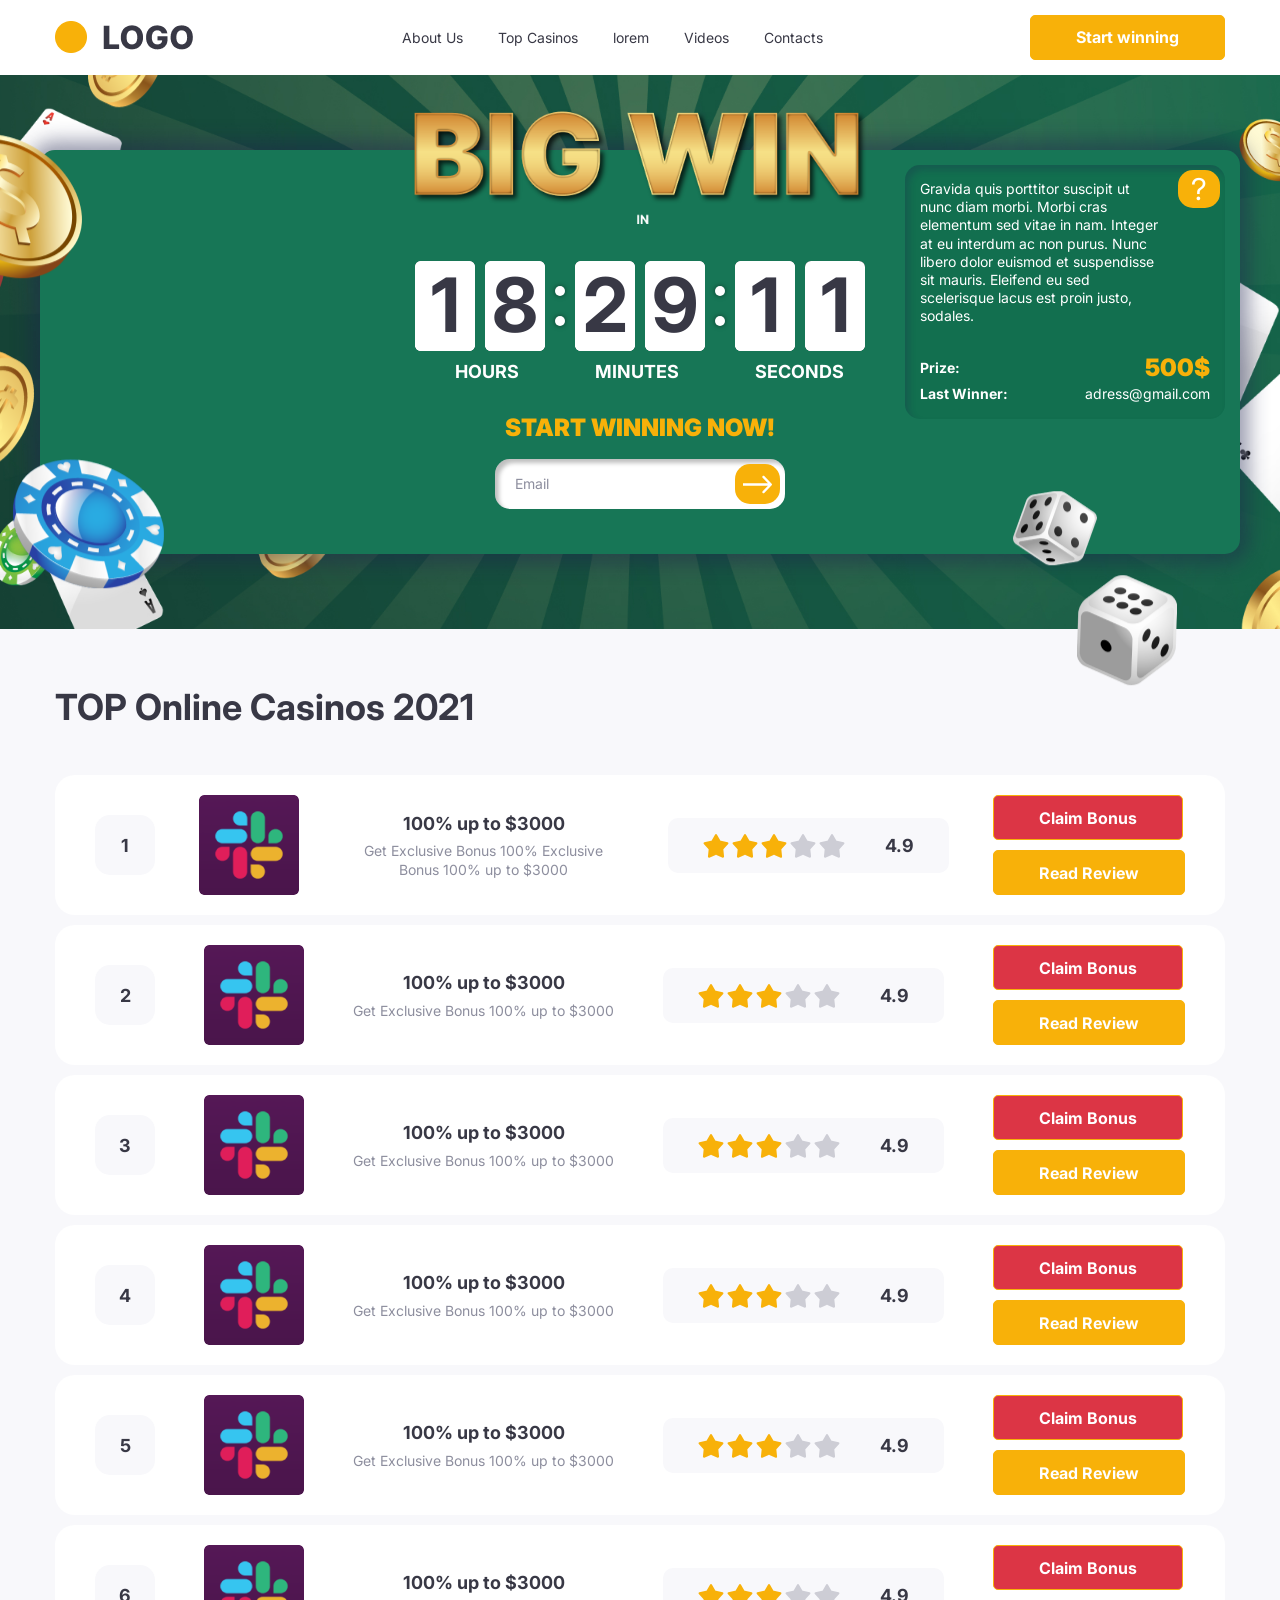
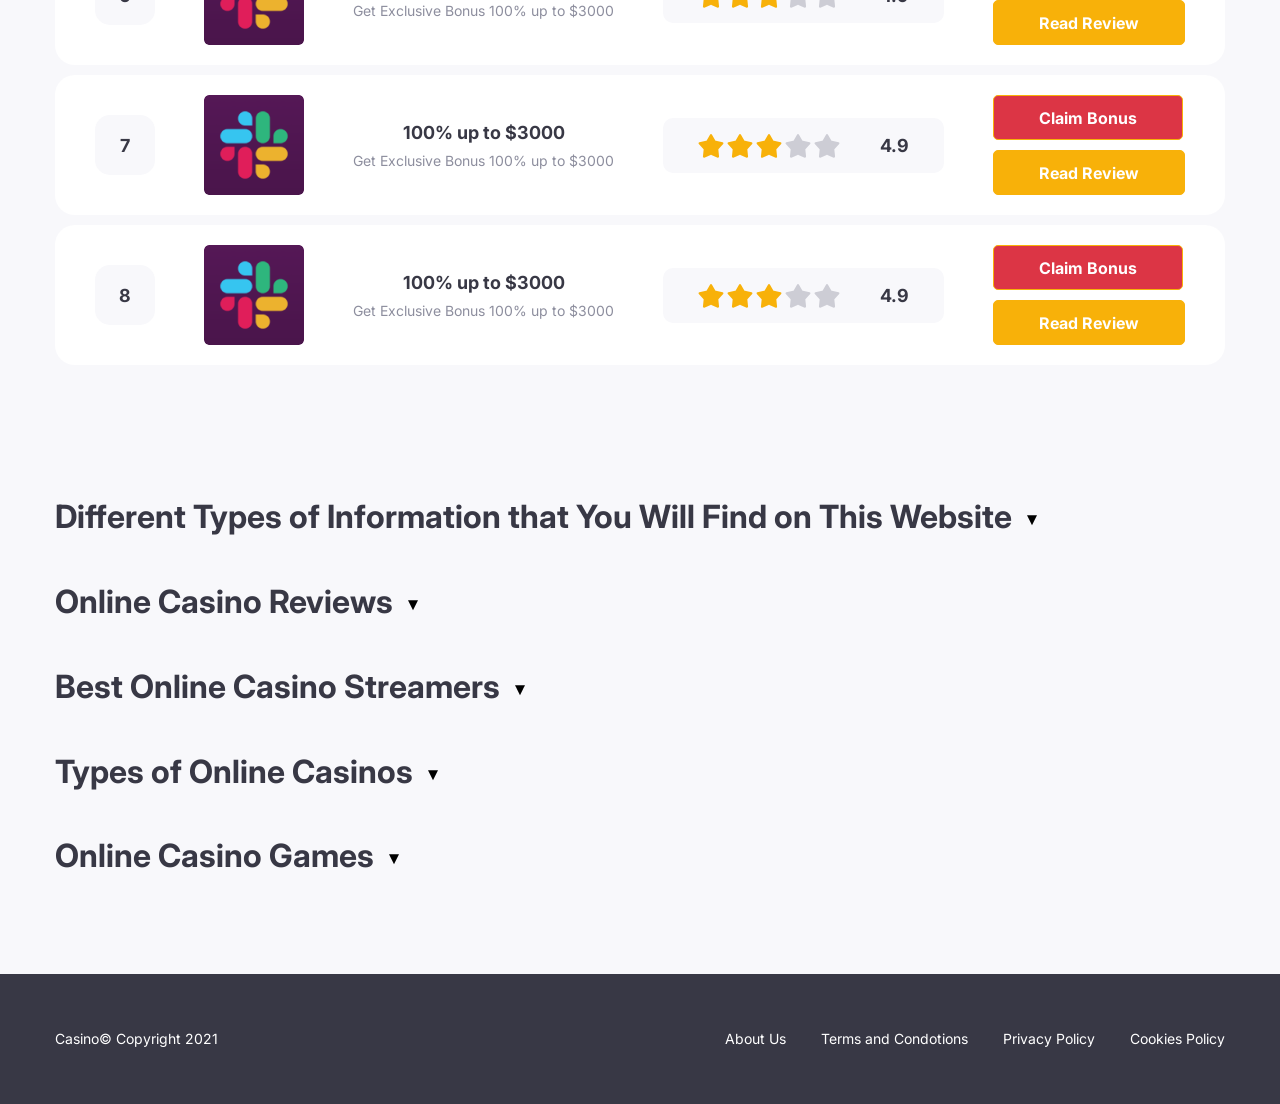
<file: app/index.html>
<!DOCTYPE html>
<html lang="ru">

<head>

	<meta charset="utf-8">
	<title>Casino</title>
	<meta name="description" content="Startup HTML Optimized">
	<meta name="viewport" content="width=device-width">
	<link rel="icon" href="img/favicon.ico">
	<meta property="og:image" content="img/preview.jpg">

	<link rel="stylesheet" href="css/app.min.css?v=1">

	<link rel="preconnect" href="https://fonts.gstatic.com">
	<link href="https://fonts.googleapis.com/css2?family=Inter:wght@300;400;500;600;700;900&display=swap" rel="stylesheet">

	<script src="js/app.min.js" defer></script>

	<link rel="stylesheet" href="libs/flipclock.css">
	<script src="http://ajax.googleapis.com/ajax/libs/jquery/1.10.2/jquery.min.js"></script>

	<script src="libs/flipclock.js"></script>

</head>

<body>

	<header class="header">
		<div class="header__container container">

			<a href="/" class="header__logo">
				<img src="img/logo.png" alt="logo">
			</a>

			<nav class="header__nav">
				<ul>
					<li><a href="#">About Us</a></li>
					<li><a href="#">Top Casinos</a></li>
					<li><a href="#">lorem</a></li>
					<li><a href="#">Videos</a></li>
					<li><a href="#">Contacts</a></li>
				</ul>
				<a href="#" class="header__btn--hamburger btn">Start winning</a>
			</nav>

			<a href="#" class="header__btn btn">Start winning</a>

			<button class="hamburger" type="button">
				<span class="hamburger__item"></span>
			</button>

		</div>
	</header>

	<main class="main main--hero">

		<section class="hero">
			<div class="container hero__container">

				<div class="hero__logo">
					<img src="img/hero__logo.png" alt="">
				</div>

				<div class="hero__timer clock"></div>

				<form action="#" class="hero__form">
					<p class="hero__subtitle">Start Winning now!</p>
					<div class="hero__form_line">
						<input type="email" placeholder="Email">
						<button class="hero__form_btn"></button>
					</div>
				</form>

				<div class="hero__content">
					<span class="hero__content_btn">
						?
					</span>
					<div class="hero__content_text">
						<p>
							Gravida quis porttitor suscipit ut nunc diam morbi. 
							Morbi cras elementum sed vitae in nam. Integer at eu 
							interdum ac non purus. Nunc libero dolor euismod et 
							suspendisse sit mauris. Eleifend eu sed scelerisque 
							lacus est proin justo, sodales.
						</p>
					</div>
					<div class="hero__content_price">
						<p><b>Prize:</b></p>
						<p><span>500$</span></p>
					</div>
					<div class="hero__content_name">
						<p><b>Last Winner:</b></p>
						<p>adress@gmail.com</p>
					</div>
				</div>


			</div>
		</section>

		<section class="casino">
			<div class="container casino__container">

				<h2 class="h1">TOP Online Casinos 2021</h2>

				<div class="casino__list">
					<div class="casino__list_item">
						<span class="casino__number"></span>
						<div class="casino__logo">
							<img src="img/1.png" alt="casino__casino-logo">
						</div>
						<div class="casino__text">
							<p class="casino__text_title">100% up to $3000</p>
							<p>Get Exclusive Bonus 100% Exclusive Bonus 100% up to $3000</p>
						</div>
						<div class="casino__stars">
							<p class="casino__stars_wrap">
								<svg width="26" height="25" viewBox="0 0 26 25" fill="none" xmlns="http://www.w3.org/2000/svg">
									<path fill="#F8B109" d="M12.1359 1.48359C12.5216 0.82132 13.4784 0.821321 13.8641 1.48359L17.3042 7.38978C17.4455 7.63239 17.6822 7.80441 17.9566 7.86383L24.6368 9.3104C25.3858 9.4726 25.6815 10.3825 25.1708 10.954L20.6167 16.0508C20.4297 16.2602 20.3392 16.5385 20.3675 16.8179L21.056 23.6181C21.1332 24.3806 20.3592 24.943 19.6579 24.6339L13.4032 21.8777C13.1463 21.7645 12.8537 21.7645 12.5968 21.8777L6.34212 24.6339C5.64078 24.943 4.86675 24.3806 4.94396 23.6181L5.63247 16.8179C5.66076 16.5385 5.57032 16.2602 5.38325 16.0508L0.829159 10.954C0.318505 10.3825 0.614158 9.4726 1.36321 9.3104L8.04337 7.86383C8.31776 7.80441 8.55454 7.63239 8.69584 7.38978L12.1359 1.48359Z" />
								</svg>
								<svg width="26" height="25" viewBox="0 0 26 25" fill="none" xmlns="http://www.w3.org/2000/svg">
									<path fill="#F8B109" d="M12.1359 1.48359C12.5216 0.82132 13.4784 0.821321 13.8641 1.48359L17.3042 7.38978C17.4455 7.63239 17.6822 7.80441 17.9566 7.86383L24.6368 9.3104C25.3858 9.4726 25.6815 10.3825 25.1708 10.954L20.6167 16.0508C20.4297 16.2602 20.3392 16.5385 20.3675 16.8179L21.056 23.6181C21.1332 24.3806 20.3592 24.943 19.6579 24.6339L13.4032 21.8777C13.1463 21.7645 12.8537 21.7645 12.5968 21.8777L6.34212 24.6339C5.64078 24.943 4.86675 24.3806 4.94396 23.6181L5.63247 16.8179C5.66076 16.5385 5.57032 16.2602 5.38325 16.0508L0.829159 10.954C0.318505 10.3825 0.614158 9.4726 1.36321 9.3104L8.04337 7.86383C8.31776 7.80441 8.55454 7.63239 8.69584 7.38978L12.1359 1.48359Z" />
								</svg>
								<svg width="26" height="25" viewBox="0 0 26 25" fill="none" xmlns="http://www.w3.org/2000/svg">
									<path fill="#F8B109" d="M12.1359 1.48359C12.5216 0.82132 13.4784 0.821321 13.8641 1.48359L17.3042 7.38978C17.4455 7.63239 17.6822 7.80441 17.9566 7.86383L24.6368 9.3104C25.3858 9.4726 25.6815 10.3825 25.1708 10.954L20.6167 16.0508C20.4297 16.2602 20.3392 16.5385 20.3675 16.8179L21.056 23.6181C21.1332 24.3806 20.3592 24.943 19.6579 24.6339L13.4032 21.8777C13.1463 21.7645 12.8537 21.7645 12.5968 21.8777L6.34212 24.6339C5.64078 24.943 4.86675 24.3806 4.94396 23.6181L5.63247 16.8179C5.66076 16.5385 5.57032 16.2602 5.38325 16.0508L0.829159 10.954C0.318505 10.3825 0.614158 9.4726 1.36321 9.3104L8.04337 7.86383C8.31776 7.80441 8.55454 7.63239 8.69584 7.38978L12.1359 1.48359Z" />
								</svg>
								<svg width="26" height="25" viewBox="0 0 26 25" fill="none" xmlns="http://www.w3.org/2000/svg">
									<path fill="#CDCDD5" d="M12.1359 1.48359C12.5216 0.82132 13.4784 0.821321 13.8641 1.48359L17.3042 7.38978C17.4455 7.63239 17.6822 7.80441 17.9566 7.86383L24.6368 9.3104C25.3858 9.4726 25.6815 10.3825 25.1708 10.954L20.6167 16.0508C20.4297 16.2602 20.3392 16.5385 20.3675 16.8179L21.056 23.6181C21.1332 24.3806 20.3592 24.943 19.6579 24.6339L13.4032 21.8777C13.1463 21.7645 12.8537 21.7645 12.5968 21.8777L6.34212 24.6339C5.64078 24.943 4.86675 24.3806 4.94396 23.6181L5.63247 16.8179C5.66076 16.5385 5.57032 16.2602 5.38325 16.0508L0.829159 10.954C0.318505 10.3825 0.614158 9.4726 1.36321 9.3104L8.04337 7.86383C8.31776 7.80441 8.55454 7.63239 8.69584 7.38978L12.1359 1.48359Z" />
								</svg>
								<svg width="26" height="25" viewBox="0 0 26 25" fill="none" xmlns="http://www.w3.org/2000/svg">
									<path fill="#CDCDD5" d="M12.1359 1.48359C12.5216 0.82132 13.4784 0.821321 13.8641 1.48359L17.3042 7.38978C17.4455 7.63239 17.6822 7.80441 17.9566 7.86383L24.6368 9.3104C25.3858 9.4726 25.6815 10.3825 25.1708 10.954L20.6167 16.0508C20.4297 16.2602 20.3392 16.5385 20.3675 16.8179L21.056 23.6181C21.1332 24.3806 20.3592 24.943 19.6579 24.6339L13.4032 21.8777C13.1463 21.7645 12.8537 21.7645 12.5968 21.8777L6.34212 24.6339C5.64078 24.943 4.86675 24.3806 4.94396 23.6181L5.63247 16.8179C5.66076 16.5385 5.57032 16.2602 5.38325 16.0508L0.829159 10.954C0.318505 10.3825 0.614158 9.4726 1.36321 9.3104L8.04337 7.86383C8.31776 7.80441 8.55454 7.63239 8.69584 7.38978L12.1359 1.48359Z" />
								</svg>
							</p>
							<p class="casino__stars_num"><b>4.9</b></p>
						</div>
						<div class="casino__btn">
							<a href="#" class="btn btn--red">Claim Bonus</a>
							<a href="#" class="btn">Read Review</a>
						</div>
					</div>

					<div class="casino__list_item">
						<span class="casino__number"></span>
						<div class="casino__logo">
							<img src="img/1.png" alt="casino__casino-logo">
						</div>
						<div class="casino__text">
							<p class="casino__text_title">100% up to $3000</p>
							<p>Get Exclusive Bonus 100% up to $3000</p>
						</div>
						<div class="casino__stars">
							<p class="casino__stars_wrap">
								<svg width="26" height="25" viewBox="0 0 26 25" fill="none" xmlns="http://www.w3.org/2000/svg">
									<path fill="#F8B109" d="M12.1359 1.48359C12.5216 0.82132 13.4784 0.821321 13.8641 1.48359L17.3042 7.38978C17.4455 7.63239 17.6822 7.80441 17.9566 7.86383L24.6368 9.3104C25.3858 9.4726 25.6815 10.3825 25.1708 10.954L20.6167 16.0508C20.4297 16.2602 20.3392 16.5385 20.3675 16.8179L21.056 23.6181C21.1332 24.3806 20.3592 24.943 19.6579 24.6339L13.4032 21.8777C13.1463 21.7645 12.8537 21.7645 12.5968 21.8777L6.34212 24.6339C5.64078 24.943 4.86675 24.3806 4.94396 23.6181L5.63247 16.8179C5.66076 16.5385 5.57032 16.2602 5.38325 16.0508L0.829159 10.954C0.318505 10.3825 0.614158 9.4726 1.36321 9.3104L8.04337 7.86383C8.31776 7.80441 8.55454 7.63239 8.69584 7.38978L12.1359 1.48359Z" />
								</svg>
								<svg width="26" height="25" viewBox="0 0 26 25" fill="none" xmlns="http://www.w3.org/2000/svg">
									<path fill="#F8B109" d="M12.1359 1.48359C12.5216 0.82132 13.4784 0.821321 13.8641 1.48359L17.3042 7.38978C17.4455 7.63239 17.6822 7.80441 17.9566 7.86383L24.6368 9.3104C25.3858 9.4726 25.6815 10.3825 25.1708 10.954L20.6167 16.0508C20.4297 16.2602 20.3392 16.5385 20.3675 16.8179L21.056 23.6181C21.1332 24.3806 20.3592 24.943 19.6579 24.6339L13.4032 21.8777C13.1463 21.7645 12.8537 21.7645 12.5968 21.8777L6.34212 24.6339C5.64078 24.943 4.86675 24.3806 4.94396 23.6181L5.63247 16.8179C5.66076 16.5385 5.57032 16.2602 5.38325 16.0508L0.829159 10.954C0.318505 10.3825 0.614158 9.4726 1.36321 9.3104L8.04337 7.86383C8.31776 7.80441 8.55454 7.63239 8.69584 7.38978L12.1359 1.48359Z" />
								</svg>
								<svg width="26" height="25" viewBox="0 0 26 25" fill="none" xmlns="http://www.w3.org/2000/svg">
									<path fill="#F8B109" d="M12.1359 1.48359C12.5216 0.82132 13.4784 0.821321 13.8641 1.48359L17.3042 7.38978C17.4455 7.63239 17.6822 7.80441 17.9566 7.86383L24.6368 9.3104C25.3858 9.4726 25.6815 10.3825 25.1708 10.954L20.6167 16.0508C20.4297 16.2602 20.3392 16.5385 20.3675 16.8179L21.056 23.6181C21.1332 24.3806 20.3592 24.943 19.6579 24.6339L13.4032 21.8777C13.1463 21.7645 12.8537 21.7645 12.5968 21.8777L6.34212 24.6339C5.64078 24.943 4.86675 24.3806 4.94396 23.6181L5.63247 16.8179C5.66076 16.5385 5.57032 16.2602 5.38325 16.0508L0.829159 10.954C0.318505 10.3825 0.614158 9.4726 1.36321 9.3104L8.04337 7.86383C8.31776 7.80441 8.55454 7.63239 8.69584 7.38978L12.1359 1.48359Z" />
								</svg>
								<svg width="26" height="25" viewBox="0 0 26 25" fill="none" xmlns="http://www.w3.org/2000/svg">
									<path fill="#CDCDD5" d="M12.1359 1.48359C12.5216 0.82132 13.4784 0.821321 13.8641 1.48359L17.3042 7.38978C17.4455 7.63239 17.6822 7.80441 17.9566 7.86383L24.6368 9.3104C25.3858 9.4726 25.6815 10.3825 25.1708 10.954L20.6167 16.0508C20.4297 16.2602 20.3392 16.5385 20.3675 16.8179L21.056 23.6181C21.1332 24.3806 20.3592 24.943 19.6579 24.6339L13.4032 21.8777C13.1463 21.7645 12.8537 21.7645 12.5968 21.8777L6.34212 24.6339C5.64078 24.943 4.86675 24.3806 4.94396 23.6181L5.63247 16.8179C5.66076 16.5385 5.57032 16.2602 5.38325 16.0508L0.829159 10.954C0.318505 10.3825 0.614158 9.4726 1.36321 9.3104L8.04337 7.86383C8.31776 7.80441 8.55454 7.63239 8.69584 7.38978L12.1359 1.48359Z" />
								</svg>
								<svg width="26" height="25" viewBox="0 0 26 25" fill="none" xmlns="http://www.w3.org/2000/svg">
									<path fill="#CDCDD5" d="M12.1359 1.48359C12.5216 0.82132 13.4784 0.821321 13.8641 1.48359L17.3042 7.38978C17.4455 7.63239 17.6822 7.80441 17.9566 7.86383L24.6368 9.3104C25.3858 9.4726 25.6815 10.3825 25.1708 10.954L20.6167 16.0508C20.4297 16.2602 20.3392 16.5385 20.3675 16.8179L21.056 23.6181C21.1332 24.3806 20.3592 24.943 19.6579 24.6339L13.4032 21.8777C13.1463 21.7645 12.8537 21.7645 12.5968 21.8777L6.34212 24.6339C5.64078 24.943 4.86675 24.3806 4.94396 23.6181L5.63247 16.8179C5.66076 16.5385 5.57032 16.2602 5.38325 16.0508L0.829159 10.954C0.318505 10.3825 0.614158 9.4726 1.36321 9.3104L8.04337 7.86383C8.31776 7.80441 8.55454 7.63239 8.69584 7.38978L12.1359 1.48359Z" />
								</svg>
							</p>
							<p class="casino__stars_num"><b>4.9</b></p>
						</div>
						<div class="casino__btn">
							<a href="#" class="btn btn--red">Claim Bonus</a>
							<a href="#" class="btn">Read Review</a>
						</div>
					</div>

					<div class="casino__list_item">
						<span class="casino__number"></span>
						<div class="casino__logo">
							<img src="img/1.png" alt="casino__casino-logo">
						</div>
						<div class="casino__text">
							<p class="casino__text_title">100% up to $3000</p>
							<p>Get Exclusive Bonus 100% up to $3000</p>
						</div>
						<div class="casino__stars">
							<p class="casino__stars_wrap">
								<svg width="26" height="25" viewBox="0 0 26 25" fill="none" xmlns="http://www.w3.org/2000/svg">
									<path fill="#F8B109" d="M12.1359 1.48359C12.5216 0.82132 13.4784 0.821321 13.8641 1.48359L17.3042 7.38978C17.4455 7.63239 17.6822 7.80441 17.9566 7.86383L24.6368 9.3104C25.3858 9.4726 25.6815 10.3825 25.1708 10.954L20.6167 16.0508C20.4297 16.2602 20.3392 16.5385 20.3675 16.8179L21.056 23.6181C21.1332 24.3806 20.3592 24.943 19.6579 24.6339L13.4032 21.8777C13.1463 21.7645 12.8537 21.7645 12.5968 21.8777L6.34212 24.6339C5.64078 24.943 4.86675 24.3806 4.94396 23.6181L5.63247 16.8179C5.66076 16.5385 5.57032 16.2602 5.38325 16.0508L0.829159 10.954C0.318505 10.3825 0.614158 9.4726 1.36321 9.3104L8.04337 7.86383C8.31776 7.80441 8.55454 7.63239 8.69584 7.38978L12.1359 1.48359Z" />
								</svg>
								<svg width="26" height="25" viewBox="0 0 26 25" fill="none" xmlns="http://www.w3.org/2000/svg">
									<path fill="#F8B109" d="M12.1359 1.48359C12.5216 0.82132 13.4784 0.821321 13.8641 1.48359L17.3042 7.38978C17.4455 7.63239 17.6822 7.80441 17.9566 7.86383L24.6368 9.3104C25.3858 9.4726 25.6815 10.3825 25.1708 10.954L20.6167 16.0508C20.4297 16.2602 20.3392 16.5385 20.3675 16.8179L21.056 23.6181C21.1332 24.3806 20.3592 24.943 19.6579 24.6339L13.4032 21.8777C13.1463 21.7645 12.8537 21.7645 12.5968 21.8777L6.34212 24.6339C5.64078 24.943 4.86675 24.3806 4.94396 23.6181L5.63247 16.8179C5.66076 16.5385 5.57032 16.2602 5.38325 16.0508L0.829159 10.954C0.318505 10.3825 0.614158 9.4726 1.36321 9.3104L8.04337 7.86383C8.31776 7.80441 8.55454 7.63239 8.69584 7.38978L12.1359 1.48359Z" />
								</svg>
								<svg width="26" height="25" viewBox="0 0 26 25" fill="none" xmlns="http://www.w3.org/2000/svg">
									<path fill="#F8B109" d="M12.1359 1.48359C12.5216 0.82132 13.4784 0.821321 13.8641 1.48359L17.3042 7.38978C17.4455 7.63239 17.6822 7.80441 17.9566 7.86383L24.6368 9.3104C25.3858 9.4726 25.6815 10.3825 25.1708 10.954L20.6167 16.0508C20.4297 16.2602 20.3392 16.5385 20.3675 16.8179L21.056 23.6181C21.1332 24.3806 20.3592 24.943 19.6579 24.6339L13.4032 21.8777C13.1463 21.7645 12.8537 21.7645 12.5968 21.8777L6.34212 24.6339C5.64078 24.943 4.86675 24.3806 4.94396 23.6181L5.63247 16.8179C5.66076 16.5385 5.57032 16.2602 5.38325 16.0508L0.829159 10.954C0.318505 10.3825 0.614158 9.4726 1.36321 9.3104L8.04337 7.86383C8.31776 7.80441 8.55454 7.63239 8.69584 7.38978L12.1359 1.48359Z" />
								</svg>
								<svg width="26" height="25" viewBox="0 0 26 25" fill="none" xmlns="http://www.w3.org/2000/svg">
									<path fill="#CDCDD5" d="M12.1359 1.48359C12.5216 0.82132 13.4784 0.821321 13.8641 1.48359L17.3042 7.38978C17.4455 7.63239 17.6822 7.80441 17.9566 7.86383L24.6368 9.3104C25.3858 9.4726 25.6815 10.3825 25.1708 10.954L20.6167 16.0508C20.4297 16.2602 20.3392 16.5385 20.3675 16.8179L21.056 23.6181C21.1332 24.3806 20.3592 24.943 19.6579 24.6339L13.4032 21.8777C13.1463 21.7645 12.8537 21.7645 12.5968 21.8777L6.34212 24.6339C5.64078 24.943 4.86675 24.3806 4.94396 23.6181L5.63247 16.8179C5.66076 16.5385 5.57032 16.2602 5.38325 16.0508L0.829159 10.954C0.318505 10.3825 0.614158 9.4726 1.36321 9.3104L8.04337 7.86383C8.31776 7.80441 8.55454 7.63239 8.69584 7.38978L12.1359 1.48359Z" />
								</svg>
								<svg width="26" height="25" viewBox="0 0 26 25" fill="none" xmlns="http://www.w3.org/2000/svg">
									<path fill="#CDCDD5" d="M12.1359 1.48359C12.5216 0.82132 13.4784 0.821321 13.8641 1.48359L17.3042 7.38978C17.4455 7.63239 17.6822 7.80441 17.9566 7.86383L24.6368 9.3104C25.3858 9.4726 25.6815 10.3825 25.1708 10.954L20.6167 16.0508C20.4297 16.2602 20.3392 16.5385 20.3675 16.8179L21.056 23.6181C21.1332 24.3806 20.3592 24.943 19.6579 24.6339L13.4032 21.8777C13.1463 21.7645 12.8537 21.7645 12.5968 21.8777L6.34212 24.6339C5.64078 24.943 4.86675 24.3806 4.94396 23.6181L5.63247 16.8179C5.66076 16.5385 5.57032 16.2602 5.38325 16.0508L0.829159 10.954C0.318505 10.3825 0.614158 9.4726 1.36321 9.3104L8.04337 7.86383C8.31776 7.80441 8.55454 7.63239 8.69584 7.38978L12.1359 1.48359Z" />
								</svg>
							</p>
							<p class="casino__stars_num"><b>4.9</b></p>
						</div>
						<div class="casino__btn">
							<a href="#" class="btn btn--red">Claim Bonus</a>
							<a href="#" class="btn">Read Review</a>
						</div>
					</div>

					<div class="casino__list_item">
						<span class="casino__number"></span>
						<div class="casino__logo">
							<img src="img/1.png" alt="casino__casino-logo">
						</div>
						<div class="casino__text">
							<p class="casino__text_title">100% up to $3000</p>
							<p>Get Exclusive Bonus 100% up to $3000</p>
						</div>
						<div class="casino__stars">
							<p class="casino__stars_wrap">
								<svg width="26" height="25" viewBox="0 0 26 25" fill="none" xmlns="http://www.w3.org/2000/svg">
									<path fill="#F8B109" d="M12.1359 1.48359C12.5216 0.82132 13.4784 0.821321 13.8641 1.48359L17.3042 7.38978C17.4455 7.63239 17.6822 7.80441 17.9566 7.86383L24.6368 9.3104C25.3858 9.4726 25.6815 10.3825 25.1708 10.954L20.6167 16.0508C20.4297 16.2602 20.3392 16.5385 20.3675 16.8179L21.056 23.6181C21.1332 24.3806 20.3592 24.943 19.6579 24.6339L13.4032 21.8777C13.1463 21.7645 12.8537 21.7645 12.5968 21.8777L6.34212 24.6339C5.64078 24.943 4.86675 24.3806 4.94396 23.6181L5.63247 16.8179C5.66076 16.5385 5.57032 16.2602 5.38325 16.0508L0.829159 10.954C0.318505 10.3825 0.614158 9.4726 1.36321 9.3104L8.04337 7.86383C8.31776 7.80441 8.55454 7.63239 8.69584 7.38978L12.1359 1.48359Z" />
								</svg>
								<svg width="26" height="25" viewBox="0 0 26 25" fill="none" xmlns="http://www.w3.org/2000/svg">
									<path fill="#F8B109" d="M12.1359 1.48359C12.5216 0.82132 13.4784 0.821321 13.8641 1.48359L17.3042 7.38978C17.4455 7.63239 17.6822 7.80441 17.9566 7.86383L24.6368 9.3104C25.3858 9.4726 25.6815 10.3825 25.1708 10.954L20.6167 16.0508C20.4297 16.2602 20.3392 16.5385 20.3675 16.8179L21.056 23.6181C21.1332 24.3806 20.3592 24.943 19.6579 24.6339L13.4032 21.8777C13.1463 21.7645 12.8537 21.7645 12.5968 21.8777L6.34212 24.6339C5.64078 24.943 4.86675 24.3806 4.94396 23.6181L5.63247 16.8179C5.66076 16.5385 5.57032 16.2602 5.38325 16.0508L0.829159 10.954C0.318505 10.3825 0.614158 9.4726 1.36321 9.3104L8.04337 7.86383C8.31776 7.80441 8.55454 7.63239 8.69584 7.38978L12.1359 1.48359Z" />
								</svg>
								<svg width="26" height="25" viewBox="0 0 26 25" fill="none" xmlns="http://www.w3.org/2000/svg">
									<path fill="#F8B109" d="M12.1359 1.48359C12.5216 0.82132 13.4784 0.821321 13.8641 1.48359L17.3042 7.38978C17.4455 7.63239 17.6822 7.80441 17.9566 7.86383L24.6368 9.3104C25.3858 9.4726 25.6815 10.3825 25.1708 10.954L20.6167 16.0508C20.4297 16.2602 20.3392 16.5385 20.3675 16.8179L21.056 23.6181C21.1332 24.3806 20.3592 24.943 19.6579 24.6339L13.4032 21.8777C13.1463 21.7645 12.8537 21.7645 12.5968 21.8777L6.34212 24.6339C5.64078 24.943 4.86675 24.3806 4.94396 23.6181L5.63247 16.8179C5.66076 16.5385 5.57032 16.2602 5.38325 16.0508L0.829159 10.954C0.318505 10.3825 0.614158 9.4726 1.36321 9.3104L8.04337 7.86383C8.31776 7.80441 8.55454 7.63239 8.69584 7.38978L12.1359 1.48359Z" />
								</svg>
								<svg width="26" height="25" viewBox="0 0 26 25" fill="none" xmlns="http://www.w3.org/2000/svg">
									<path fill="#CDCDD5" d="M12.1359 1.48359C12.5216 0.82132 13.4784 0.821321 13.8641 1.48359L17.3042 7.38978C17.4455 7.63239 17.6822 7.80441 17.9566 7.86383L24.6368 9.3104C25.3858 9.4726 25.6815 10.3825 25.1708 10.954L20.6167 16.0508C20.4297 16.2602 20.3392 16.5385 20.3675 16.8179L21.056 23.6181C21.1332 24.3806 20.3592 24.943 19.6579 24.6339L13.4032 21.8777C13.1463 21.7645 12.8537 21.7645 12.5968 21.8777L6.34212 24.6339C5.64078 24.943 4.86675 24.3806 4.94396 23.6181L5.63247 16.8179C5.66076 16.5385 5.57032 16.2602 5.38325 16.0508L0.829159 10.954C0.318505 10.3825 0.614158 9.4726 1.36321 9.3104L8.04337 7.86383C8.31776 7.80441 8.55454 7.63239 8.69584 7.38978L12.1359 1.48359Z" />
								</svg>
								<svg width="26" height="25" viewBox="0 0 26 25" fill="none" xmlns="http://www.w3.org/2000/svg">
									<path fill="#CDCDD5" d="M12.1359 1.48359C12.5216 0.82132 13.4784 0.821321 13.8641 1.48359L17.3042 7.38978C17.4455 7.63239 17.6822 7.80441 17.9566 7.86383L24.6368 9.3104C25.3858 9.4726 25.6815 10.3825 25.1708 10.954L20.6167 16.0508C20.4297 16.2602 20.3392 16.5385 20.3675 16.8179L21.056 23.6181C21.1332 24.3806 20.3592 24.943 19.6579 24.6339L13.4032 21.8777C13.1463 21.7645 12.8537 21.7645 12.5968 21.8777L6.34212 24.6339C5.64078 24.943 4.86675 24.3806 4.94396 23.6181L5.63247 16.8179C5.66076 16.5385 5.57032 16.2602 5.38325 16.0508L0.829159 10.954C0.318505 10.3825 0.614158 9.4726 1.36321 9.3104L8.04337 7.86383C8.31776 7.80441 8.55454 7.63239 8.69584 7.38978L12.1359 1.48359Z" />
								</svg>
							</p>
							<p class="casino__stars_num"><b>4.9</b></p>
						</div>
						<div class="casino__btn">
							<a href="#" class="btn btn--red">Claim Bonus</a>
							<a href="#" class="btn">Read Review</a>
						</div>
					</div>

					<div class="casino__list_item">
						<span class="casino__number"></span>
						<div class="casino__logo">
							<img src="img/1.png" alt="casino__casino-logo">
						</div>
						<div class="casino__text">
							<p class="casino__text_title">100% up to $3000</p>
							<p>Get Exclusive Bonus 100% up to $3000</p>
						</div>
						<div class="casino__stars">
							<p class="casino__stars_wrap">
								<svg width="26" height="25" viewBox="0 0 26 25" fill="none" xmlns="http://www.w3.org/2000/svg">
									<path fill="#F8B109" d="M12.1359 1.48359C12.5216 0.82132 13.4784 0.821321 13.8641 1.48359L17.3042 7.38978C17.4455 7.63239 17.6822 7.80441 17.9566 7.86383L24.6368 9.3104C25.3858 9.4726 25.6815 10.3825 25.1708 10.954L20.6167 16.0508C20.4297 16.2602 20.3392 16.5385 20.3675 16.8179L21.056 23.6181C21.1332 24.3806 20.3592 24.943 19.6579 24.6339L13.4032 21.8777C13.1463 21.7645 12.8537 21.7645 12.5968 21.8777L6.34212 24.6339C5.64078 24.943 4.86675 24.3806 4.94396 23.6181L5.63247 16.8179C5.66076 16.5385 5.57032 16.2602 5.38325 16.0508L0.829159 10.954C0.318505 10.3825 0.614158 9.4726 1.36321 9.3104L8.04337 7.86383C8.31776 7.80441 8.55454 7.63239 8.69584 7.38978L12.1359 1.48359Z" />
								</svg>
								<svg width="26" height="25" viewBox="0 0 26 25" fill="none" xmlns="http://www.w3.org/2000/svg">
									<path fill="#F8B109" d="M12.1359 1.48359C12.5216 0.82132 13.4784 0.821321 13.8641 1.48359L17.3042 7.38978C17.4455 7.63239 17.6822 7.80441 17.9566 7.86383L24.6368 9.3104C25.3858 9.4726 25.6815 10.3825 25.1708 10.954L20.6167 16.0508C20.4297 16.2602 20.3392 16.5385 20.3675 16.8179L21.056 23.6181C21.1332 24.3806 20.3592 24.943 19.6579 24.6339L13.4032 21.8777C13.1463 21.7645 12.8537 21.7645 12.5968 21.8777L6.34212 24.6339C5.64078 24.943 4.86675 24.3806 4.94396 23.6181L5.63247 16.8179C5.66076 16.5385 5.57032 16.2602 5.38325 16.0508L0.829159 10.954C0.318505 10.3825 0.614158 9.4726 1.36321 9.3104L8.04337 7.86383C8.31776 7.80441 8.55454 7.63239 8.69584 7.38978L12.1359 1.48359Z" />
								</svg>
								<svg width="26" height="25" viewBox="0 0 26 25" fill="none" xmlns="http://www.w3.org/2000/svg">
									<path fill="#F8B109" d="M12.1359 1.48359C12.5216 0.82132 13.4784 0.821321 13.8641 1.48359L17.3042 7.38978C17.4455 7.63239 17.6822 7.80441 17.9566 7.86383L24.6368 9.3104C25.3858 9.4726 25.6815 10.3825 25.1708 10.954L20.6167 16.0508C20.4297 16.2602 20.3392 16.5385 20.3675 16.8179L21.056 23.6181C21.1332 24.3806 20.3592 24.943 19.6579 24.6339L13.4032 21.8777C13.1463 21.7645 12.8537 21.7645 12.5968 21.8777L6.34212 24.6339C5.64078 24.943 4.86675 24.3806 4.94396 23.6181L5.63247 16.8179C5.66076 16.5385 5.57032 16.2602 5.38325 16.0508L0.829159 10.954C0.318505 10.3825 0.614158 9.4726 1.36321 9.3104L8.04337 7.86383C8.31776 7.80441 8.55454 7.63239 8.69584 7.38978L12.1359 1.48359Z" />
								</svg>
								<svg width="26" height="25" viewBox="0 0 26 25" fill="none" xmlns="http://www.w3.org/2000/svg">
									<path fill="#CDCDD5" d="M12.1359 1.48359C12.5216 0.82132 13.4784 0.821321 13.8641 1.48359L17.3042 7.38978C17.4455 7.63239 17.6822 7.80441 17.9566 7.86383L24.6368 9.3104C25.3858 9.4726 25.6815 10.3825 25.1708 10.954L20.6167 16.0508C20.4297 16.2602 20.3392 16.5385 20.3675 16.8179L21.056 23.6181C21.1332 24.3806 20.3592 24.943 19.6579 24.6339L13.4032 21.8777C13.1463 21.7645 12.8537 21.7645 12.5968 21.8777L6.34212 24.6339C5.64078 24.943 4.86675 24.3806 4.94396 23.6181L5.63247 16.8179C5.66076 16.5385 5.57032 16.2602 5.38325 16.0508L0.829159 10.954C0.318505 10.3825 0.614158 9.4726 1.36321 9.3104L8.04337 7.86383C8.31776 7.80441 8.55454 7.63239 8.69584 7.38978L12.1359 1.48359Z" />
								</svg>
								<svg width="26" height="25" viewBox="0 0 26 25" fill="none" xmlns="http://www.w3.org/2000/svg">
									<path fill="#CDCDD5" d="M12.1359 1.48359C12.5216 0.82132 13.4784 0.821321 13.8641 1.48359L17.3042 7.38978C17.4455 7.63239 17.6822 7.80441 17.9566 7.86383L24.6368 9.3104C25.3858 9.4726 25.6815 10.3825 25.1708 10.954L20.6167 16.0508C20.4297 16.2602 20.3392 16.5385 20.3675 16.8179L21.056 23.6181C21.1332 24.3806 20.3592 24.943 19.6579 24.6339L13.4032 21.8777C13.1463 21.7645 12.8537 21.7645 12.5968 21.8777L6.34212 24.6339C5.64078 24.943 4.86675 24.3806 4.94396 23.6181L5.63247 16.8179C5.66076 16.5385 5.57032 16.2602 5.38325 16.0508L0.829159 10.954C0.318505 10.3825 0.614158 9.4726 1.36321 9.3104L8.04337 7.86383C8.31776 7.80441 8.55454 7.63239 8.69584 7.38978L12.1359 1.48359Z" />
								</svg>
							</p>
							<p class="casino__stars_num"><b>4.9</b></p>
						</div>
						<div class="casino__btn">
							<a href="#" class="btn btn--red">Claim Bonus</a>
							<a href="#" class="btn">Read Review</a>
						</div>
					</div>

					<div class="casino__list_item">
						<span class="casino__number"></span>
						<div class="casino__logo">
							<img src="img/1.png" alt="casino__casino-logo">
						</div>
						<div class="casino__text">
							<p class="casino__text_title">100% up to $3000</p>
							<p>Get Exclusive Bonus 100% up to $3000</p>
						</div>
						<div class="casino__stars">
							<p class="casino__stars_wrap">
								<svg width="26" height="25" viewBox="0 0 26 25" fill="none" xmlns="http://www.w3.org/2000/svg">
									<path fill="#F8B109" d="M12.1359 1.48359C12.5216 0.82132 13.4784 0.821321 13.8641 1.48359L17.3042 7.38978C17.4455 7.63239 17.6822 7.80441 17.9566 7.86383L24.6368 9.3104C25.3858 9.4726 25.6815 10.3825 25.1708 10.954L20.6167 16.0508C20.4297 16.2602 20.3392 16.5385 20.3675 16.8179L21.056 23.6181C21.1332 24.3806 20.3592 24.943 19.6579 24.6339L13.4032 21.8777C13.1463 21.7645 12.8537 21.7645 12.5968 21.8777L6.34212 24.6339C5.64078 24.943 4.86675 24.3806 4.94396 23.6181L5.63247 16.8179C5.66076 16.5385 5.57032 16.2602 5.38325 16.0508L0.829159 10.954C0.318505 10.3825 0.614158 9.4726 1.36321 9.3104L8.04337 7.86383C8.31776 7.80441 8.55454 7.63239 8.69584 7.38978L12.1359 1.48359Z" />
								</svg>
								<svg width="26" height="25" viewBox="0 0 26 25" fill="none" xmlns="http://www.w3.org/2000/svg">
									<path fill="#F8B109" d="M12.1359 1.48359C12.5216 0.82132 13.4784 0.821321 13.8641 1.48359L17.3042 7.38978C17.4455 7.63239 17.6822 7.80441 17.9566 7.86383L24.6368 9.3104C25.3858 9.4726 25.6815 10.3825 25.1708 10.954L20.6167 16.0508C20.4297 16.2602 20.3392 16.5385 20.3675 16.8179L21.056 23.6181C21.1332 24.3806 20.3592 24.943 19.6579 24.6339L13.4032 21.8777C13.1463 21.7645 12.8537 21.7645 12.5968 21.8777L6.34212 24.6339C5.64078 24.943 4.86675 24.3806 4.94396 23.6181L5.63247 16.8179C5.66076 16.5385 5.57032 16.2602 5.38325 16.0508L0.829159 10.954C0.318505 10.3825 0.614158 9.4726 1.36321 9.3104L8.04337 7.86383C8.31776 7.80441 8.55454 7.63239 8.69584 7.38978L12.1359 1.48359Z" />
								</svg>
								<svg width="26" height="25" viewBox="0 0 26 25" fill="none" xmlns="http://www.w3.org/2000/svg">
									<path fill="#F8B109" d="M12.1359 1.48359C12.5216 0.82132 13.4784 0.821321 13.8641 1.48359L17.3042 7.38978C17.4455 7.63239 17.6822 7.80441 17.9566 7.86383L24.6368 9.3104C25.3858 9.4726 25.6815 10.3825 25.1708 10.954L20.6167 16.0508C20.4297 16.2602 20.3392 16.5385 20.3675 16.8179L21.056 23.6181C21.1332 24.3806 20.3592 24.943 19.6579 24.6339L13.4032 21.8777C13.1463 21.7645 12.8537 21.7645 12.5968 21.8777L6.34212 24.6339C5.64078 24.943 4.86675 24.3806 4.94396 23.6181L5.63247 16.8179C5.66076 16.5385 5.57032 16.2602 5.38325 16.0508L0.829159 10.954C0.318505 10.3825 0.614158 9.4726 1.36321 9.3104L8.04337 7.86383C8.31776 7.80441 8.55454 7.63239 8.69584 7.38978L12.1359 1.48359Z" />
								</svg>
								<svg width="26" height="25" viewBox="0 0 26 25" fill="none" xmlns="http://www.w3.org/2000/svg">
									<path fill="#CDCDD5" d="M12.1359 1.48359C12.5216 0.82132 13.4784 0.821321 13.8641 1.48359L17.3042 7.38978C17.4455 7.63239 17.6822 7.80441 17.9566 7.86383L24.6368 9.3104C25.3858 9.4726 25.6815 10.3825 25.1708 10.954L20.6167 16.0508C20.4297 16.2602 20.3392 16.5385 20.3675 16.8179L21.056 23.6181C21.1332 24.3806 20.3592 24.943 19.6579 24.6339L13.4032 21.8777C13.1463 21.7645 12.8537 21.7645 12.5968 21.8777L6.34212 24.6339C5.64078 24.943 4.86675 24.3806 4.94396 23.6181L5.63247 16.8179C5.66076 16.5385 5.57032 16.2602 5.38325 16.0508L0.829159 10.954C0.318505 10.3825 0.614158 9.4726 1.36321 9.3104L8.04337 7.86383C8.31776 7.80441 8.55454 7.63239 8.69584 7.38978L12.1359 1.48359Z" />
								</svg>
								<svg width="26" height="25" viewBox="0 0 26 25" fill="none" xmlns="http://www.w3.org/2000/svg">
									<path fill="#CDCDD5" d="M12.1359 1.48359C12.5216 0.82132 13.4784 0.821321 13.8641 1.48359L17.3042 7.38978C17.4455 7.63239 17.6822 7.80441 17.9566 7.86383L24.6368 9.3104C25.3858 9.4726 25.6815 10.3825 25.1708 10.954L20.6167 16.0508C20.4297 16.2602 20.3392 16.5385 20.3675 16.8179L21.056 23.6181C21.1332 24.3806 20.3592 24.943 19.6579 24.6339L13.4032 21.8777C13.1463 21.7645 12.8537 21.7645 12.5968 21.8777L6.34212 24.6339C5.64078 24.943 4.86675 24.3806 4.94396 23.6181L5.63247 16.8179C5.66076 16.5385 5.57032 16.2602 5.38325 16.0508L0.829159 10.954C0.318505 10.3825 0.614158 9.4726 1.36321 9.3104L8.04337 7.86383C8.31776 7.80441 8.55454 7.63239 8.69584 7.38978L12.1359 1.48359Z" />
								</svg>
							</p>
							<p class="casino__stars_num"><b>4.9</b></p>
						</div>
						<div class="casino__btn">
							<a href="#" class="btn btn--red">Claim Bonus</a>
							<a href="#" class="btn">Read Review</a>
						</div>
					</div>

					<div class="casino__list_item">
						<span class="casino__number"></span>
						<div class="casino__logo">
							<img src="img/1.png" alt="casino__casino-logo">
						</div>
						<div class="casino__text">
							<p class="casino__text_title">100% up to $3000</p>
							<p>Get Exclusive Bonus 100% up to $3000</p>
						</div>
						<div class="casino__stars">
							<p class="casino__stars_wrap">
								<svg width="26" height="25" viewBox="0 0 26 25" fill="none" xmlns="http://www.w3.org/2000/svg">
									<path fill="#F8B109" d="M12.1359 1.48359C12.5216 0.82132 13.4784 0.821321 13.8641 1.48359L17.3042 7.38978C17.4455 7.63239 17.6822 7.80441 17.9566 7.86383L24.6368 9.3104C25.3858 9.4726 25.6815 10.3825 25.1708 10.954L20.6167 16.0508C20.4297 16.2602 20.3392 16.5385 20.3675 16.8179L21.056 23.6181C21.1332 24.3806 20.3592 24.943 19.6579 24.6339L13.4032 21.8777C13.1463 21.7645 12.8537 21.7645 12.5968 21.8777L6.34212 24.6339C5.64078 24.943 4.86675 24.3806 4.94396 23.6181L5.63247 16.8179C5.66076 16.5385 5.57032 16.2602 5.38325 16.0508L0.829159 10.954C0.318505 10.3825 0.614158 9.4726 1.36321 9.3104L8.04337 7.86383C8.31776 7.80441 8.55454 7.63239 8.69584 7.38978L12.1359 1.48359Z" />
								</svg>
								<svg width="26" height="25" viewBox="0 0 26 25" fill="none" xmlns="http://www.w3.org/2000/svg">
									<path fill="#F8B109" d="M12.1359 1.48359C12.5216 0.82132 13.4784 0.821321 13.8641 1.48359L17.3042 7.38978C17.4455 7.63239 17.6822 7.80441 17.9566 7.86383L24.6368 9.3104C25.3858 9.4726 25.6815 10.3825 25.1708 10.954L20.6167 16.0508C20.4297 16.2602 20.3392 16.5385 20.3675 16.8179L21.056 23.6181C21.1332 24.3806 20.3592 24.943 19.6579 24.6339L13.4032 21.8777C13.1463 21.7645 12.8537 21.7645 12.5968 21.8777L6.34212 24.6339C5.64078 24.943 4.86675 24.3806 4.94396 23.6181L5.63247 16.8179C5.66076 16.5385 5.57032 16.2602 5.38325 16.0508L0.829159 10.954C0.318505 10.3825 0.614158 9.4726 1.36321 9.3104L8.04337 7.86383C8.31776 7.80441 8.55454 7.63239 8.69584 7.38978L12.1359 1.48359Z" />
								</svg>
								<svg width="26" height="25" viewBox="0 0 26 25" fill="none" xmlns="http://www.w3.org/2000/svg">
									<path fill="#F8B109" d="M12.1359 1.48359C12.5216 0.82132 13.4784 0.821321 13.8641 1.48359L17.3042 7.38978C17.4455 7.63239 17.6822 7.80441 17.9566 7.86383L24.6368 9.3104C25.3858 9.4726 25.6815 10.3825 25.1708 10.954L20.6167 16.0508C20.4297 16.2602 20.3392 16.5385 20.3675 16.8179L21.056 23.6181C21.1332 24.3806 20.3592 24.943 19.6579 24.6339L13.4032 21.8777C13.1463 21.7645 12.8537 21.7645 12.5968 21.8777L6.34212 24.6339C5.64078 24.943 4.86675 24.3806 4.94396 23.6181L5.63247 16.8179C5.66076 16.5385 5.57032 16.2602 5.38325 16.0508L0.829159 10.954C0.318505 10.3825 0.614158 9.4726 1.36321 9.3104L8.04337 7.86383C8.31776 7.80441 8.55454 7.63239 8.69584 7.38978L12.1359 1.48359Z" />
								</svg>
								<svg width="26" height="25" viewBox="0 0 26 25" fill="none" xmlns="http://www.w3.org/2000/svg">
									<path fill="#CDCDD5" d="M12.1359 1.48359C12.5216 0.82132 13.4784 0.821321 13.8641 1.48359L17.3042 7.38978C17.4455 7.63239 17.6822 7.80441 17.9566 7.86383L24.6368 9.3104C25.3858 9.4726 25.6815 10.3825 25.1708 10.954L20.6167 16.0508C20.4297 16.2602 20.3392 16.5385 20.3675 16.8179L21.056 23.6181C21.1332 24.3806 20.3592 24.943 19.6579 24.6339L13.4032 21.8777C13.1463 21.7645 12.8537 21.7645 12.5968 21.8777L6.34212 24.6339C5.64078 24.943 4.86675 24.3806 4.94396 23.6181L5.63247 16.8179C5.66076 16.5385 5.57032 16.2602 5.38325 16.0508L0.829159 10.954C0.318505 10.3825 0.614158 9.4726 1.36321 9.3104L8.04337 7.86383C8.31776 7.80441 8.55454 7.63239 8.69584 7.38978L12.1359 1.48359Z" />
								</svg>
								<svg width="26" height="25" viewBox="0 0 26 25" fill="none" xmlns="http://www.w3.org/2000/svg">
									<path fill="#CDCDD5" d="M12.1359 1.48359C12.5216 0.82132 13.4784 0.821321 13.8641 1.48359L17.3042 7.38978C17.4455 7.63239 17.6822 7.80441 17.9566 7.86383L24.6368 9.3104C25.3858 9.4726 25.6815 10.3825 25.1708 10.954L20.6167 16.0508C20.4297 16.2602 20.3392 16.5385 20.3675 16.8179L21.056 23.6181C21.1332 24.3806 20.3592 24.943 19.6579 24.6339L13.4032 21.8777C13.1463 21.7645 12.8537 21.7645 12.5968 21.8777L6.34212 24.6339C5.64078 24.943 4.86675 24.3806 4.94396 23.6181L5.63247 16.8179C5.66076 16.5385 5.57032 16.2602 5.38325 16.0508L0.829159 10.954C0.318505 10.3825 0.614158 9.4726 1.36321 9.3104L8.04337 7.86383C8.31776 7.80441 8.55454 7.63239 8.69584 7.38978L12.1359 1.48359Z" />
								</svg>
							</p>
							<p class="casino__stars_num"><b>4.9</b></p>
						</div>
						<div class="casino__btn">
							<a href="#" class="btn btn--red">Claim Bonus</a>
							<a href="#" class="btn">Read Review</a>
						</div>
					</div>

					<div class="casino__list_item">
						<span class="casino__number"></span>
						<div class="casino__logo">
							<img src="img/1.png" alt="casino__casino-logo">
						</div>
						<div class="casino__text">
							<p class="casino__text_title">100% up to $3000</p>
							<p>Get Exclusive Bonus 100% up to $3000</p>
						</div>
						<div class="casino__stars">
							<p class="casino__stars_wrap">
								<svg width="26" height="25" viewBox="0 0 26 25" fill="none" xmlns="http://www.w3.org/2000/svg">
									<path fill="#F8B109" d="M12.1359 1.48359C12.5216 0.82132 13.4784 0.821321 13.8641 1.48359L17.3042 7.38978C17.4455 7.63239 17.6822 7.80441 17.9566 7.86383L24.6368 9.3104C25.3858 9.4726 25.6815 10.3825 25.1708 10.954L20.6167 16.0508C20.4297 16.2602 20.3392 16.5385 20.3675 16.8179L21.056 23.6181C21.1332 24.3806 20.3592 24.943 19.6579 24.6339L13.4032 21.8777C13.1463 21.7645 12.8537 21.7645 12.5968 21.8777L6.34212 24.6339C5.64078 24.943 4.86675 24.3806 4.94396 23.6181L5.63247 16.8179C5.66076 16.5385 5.57032 16.2602 5.38325 16.0508L0.829159 10.954C0.318505 10.3825 0.614158 9.4726 1.36321 9.3104L8.04337 7.86383C8.31776 7.80441 8.55454 7.63239 8.69584 7.38978L12.1359 1.48359Z" />
								</svg>
								<svg width="26" height="25" viewBox="0 0 26 25" fill="none" xmlns="http://www.w3.org/2000/svg">
									<path fill="#F8B109" d="M12.1359 1.48359C12.5216 0.82132 13.4784 0.821321 13.8641 1.48359L17.3042 7.38978C17.4455 7.63239 17.6822 7.80441 17.9566 7.86383L24.6368 9.3104C25.3858 9.4726 25.6815 10.3825 25.1708 10.954L20.6167 16.0508C20.4297 16.2602 20.3392 16.5385 20.3675 16.8179L21.056 23.6181C21.1332 24.3806 20.3592 24.943 19.6579 24.6339L13.4032 21.8777C13.1463 21.7645 12.8537 21.7645 12.5968 21.8777L6.34212 24.6339C5.64078 24.943 4.86675 24.3806 4.94396 23.6181L5.63247 16.8179C5.66076 16.5385 5.57032 16.2602 5.38325 16.0508L0.829159 10.954C0.318505 10.3825 0.614158 9.4726 1.36321 9.3104L8.04337 7.86383C8.31776 7.80441 8.55454 7.63239 8.69584 7.38978L12.1359 1.48359Z" />
								</svg>
								<svg width="26" height="25" viewBox="0 0 26 25" fill="none" xmlns="http://www.w3.org/2000/svg">
									<path fill="#F8B109" d="M12.1359 1.48359C12.5216 0.82132 13.4784 0.821321 13.8641 1.48359L17.3042 7.38978C17.4455 7.63239 17.6822 7.80441 17.9566 7.86383L24.6368 9.3104C25.3858 9.4726 25.6815 10.3825 25.1708 10.954L20.6167 16.0508C20.4297 16.2602 20.3392 16.5385 20.3675 16.8179L21.056 23.6181C21.1332 24.3806 20.3592 24.943 19.6579 24.6339L13.4032 21.8777C13.1463 21.7645 12.8537 21.7645 12.5968 21.8777L6.34212 24.6339C5.64078 24.943 4.86675 24.3806 4.94396 23.6181L5.63247 16.8179C5.66076 16.5385 5.57032 16.2602 5.38325 16.0508L0.829159 10.954C0.318505 10.3825 0.614158 9.4726 1.36321 9.3104L8.04337 7.86383C8.31776 7.80441 8.55454 7.63239 8.69584 7.38978L12.1359 1.48359Z" />
								</svg>
								<svg width="26" height="25" viewBox="0 0 26 25" fill="none" xmlns="http://www.w3.org/2000/svg">
									<path fill="#CDCDD5" d="M12.1359 1.48359C12.5216 0.82132 13.4784 0.821321 13.8641 1.48359L17.3042 7.38978C17.4455 7.63239 17.6822 7.80441 17.9566 7.86383L24.6368 9.3104C25.3858 9.4726 25.6815 10.3825 25.1708 10.954L20.6167 16.0508C20.4297 16.2602 20.3392 16.5385 20.3675 16.8179L21.056 23.6181C21.1332 24.3806 20.3592 24.943 19.6579 24.6339L13.4032 21.8777C13.1463 21.7645 12.8537 21.7645 12.5968 21.8777L6.34212 24.6339C5.64078 24.943 4.86675 24.3806 4.94396 23.6181L5.63247 16.8179C5.66076 16.5385 5.57032 16.2602 5.38325 16.0508L0.829159 10.954C0.318505 10.3825 0.614158 9.4726 1.36321 9.3104L8.04337 7.86383C8.31776 7.80441 8.55454 7.63239 8.69584 7.38978L12.1359 1.48359Z" />
								</svg>
								<svg width="26" height="25" viewBox="0 0 26 25" fill="none" xmlns="http://www.w3.org/2000/svg">
									<path fill="#CDCDD5" d="M12.1359 1.48359C12.5216 0.82132 13.4784 0.821321 13.8641 1.48359L17.3042 7.38978C17.4455 7.63239 17.6822 7.80441 17.9566 7.86383L24.6368 9.3104C25.3858 9.4726 25.6815 10.3825 25.1708 10.954L20.6167 16.0508C20.4297 16.2602 20.3392 16.5385 20.3675 16.8179L21.056 23.6181C21.1332 24.3806 20.3592 24.943 19.6579 24.6339L13.4032 21.8777C13.1463 21.7645 12.8537 21.7645 12.5968 21.8777L6.34212 24.6339C5.64078 24.943 4.86675 24.3806 4.94396 23.6181L5.63247 16.8179C5.66076 16.5385 5.57032 16.2602 5.38325 16.0508L0.829159 10.954C0.318505 10.3825 0.614158 9.4726 1.36321 9.3104L8.04337 7.86383C8.31776 7.80441 8.55454 7.63239 8.69584 7.38978L12.1359 1.48359Z" />
								</svg>
							</p>
							<p class="casino__stars_num"><b>4.9</b></p>
						</div>
						<div class="casino__btn">
							<a href="#" class="btn btn--red">Claim Bonus</a>
							<a href="#" class="btn">Read Review</a>
						</div>
					</div>
				</div>

			</div>
		</section>

		<section class="information">
			<div class="container information_container">
	
				<div class="accordion">
					<div class="accordion__header">
						<p>Different Types of Information that You Will Find on This Website</p>
						<span></span>
					</div>
					<div class="accordion__content">
						<p>
							A well-structured and good website is a basic tool for each respectable gambling club. It is like a foundation for a house: it must be firm and reliable. Otherwise, it won’t be able to withstand other strong competitors. The website must be comfortable and easy in the use. It also should have an attractive unique design.
						</p>
						<p>
							The information must be written in an understanеdable and simple language. Users who play in online casinos must not waste hours to grasp all the details. All the information must be grouped in appropriate sections.
						</p>
						<p>
							There are some necessary sections for online casinos’ websites. They are a game assortment, promotions and bonuses, regulations, and payment options. Also, players should be able to read at least something about the platform. For example, its history, license, and why this club is exclusive.
						</p>
						<p>
							Furthermore, there must be contact information and how to register. The latter point should be clear and not complicated. Players will hardly ever want to gamble on the site where they have to provide too much data.
						</p>
					</div>
				</div>
				<div class="accordion">
					<div class="accordion__header">
						<p>Online Casino Reviews</p>
						<span></span>
					</div>
					<div class="accordion__content">
						<p>
							A well-structured and good website is a basic tool for each respectable gambling club. It is like a foundation for a house: it must be firm and reliable. Otherwise, it won’t be able to withstand other strong competitors. The website must be comfortable and easy in the use. It also should have an attractive unique design.
							
						</p>
					</div>
				</div>
				<div class="accordion">
					<div class="accordion__header">
						<p>Best Online Casino Streamers</p>
						<span></span>
					</div>
					<div class="accordion__content">
						<p>
							A well-structured and good website is a basic tool for each respectable gambling club. It is like a foundation for a house: it must be firm and reliable. Otherwise, it won’t be able to withstand other strong competitors. The website must be comfortable and easy in the use. It also should have an attractive unique design.
							
						</p>
					</div>
				</div>
				<div class="accordion">
					<div class="accordion__header">
						<p>Types of Online Casinos</p>
						<span></span>
					</div>
					<div class="accordion__content">
						<p>
							A well-structured and good website is a basic tool for each respectable gambling club. It is like a foundation for a house: it must be firm and reliable. Otherwise, it won’t be able to withstand other strong competitors. The website must be comfortable and easy in the use. It also should have an attractive unique design.
							
						</p>
					</div>
				</div>
				<div class="accordion">
					<div class="accordion__header">
						<p>Online Casino Games</p>
						<span></span>
					</div>
					<div class="accordion__content">
						<p>
							A well-structured and good website is a basic tool for each respectable gambling club. It is like a foundation for a house: it must be firm and reliable. Otherwise, it won’t be able to withstand other strong competitors. The website must be comfortable and easy in the use. It also should have an attractive unique design.
							
						</p>
					</div>
				</div>
	
			</div>
		</section>

	</main>

	<footer class="footer">
		<div class="footer__container container">
			<p>Casino© Copyright 2021</p>
			<ul>
				<li><a href="#">About Us</a></li>
				<li><a href="#">Terms and Condotions</a></li>
				<li><a href="#">Privacy Policy</a></li>
				<li><a href="#">Cookies Policy</a></li>
			</ul>
		</div>
	</footer>

	<script type="text/javascript">
		Data = new Date();
		var time = 86400 - (Data.getHours()*3600 + Data.getMinutes()*60 + Data.getSeconds());
		var clock;
		clock = new FlipClock($('.clock'), time, {
				clockFace: 'DateCounter', //вид счетчика (с количеством дней)
				showDays: true,
				autoStart: true,          //Отключаем автозапуск
				countdown: true	,           //Отсчет назад
				// language:'ru-ru',           //Локаль языка
				callbacks: {               //Действие после окончания отсчета
						stop: function() {
							clock.setTime(86400);
							clock.setCountdown(true);
							clock.start(); 
						}
				}
		});
	</script>

</body>
</html>
</file>
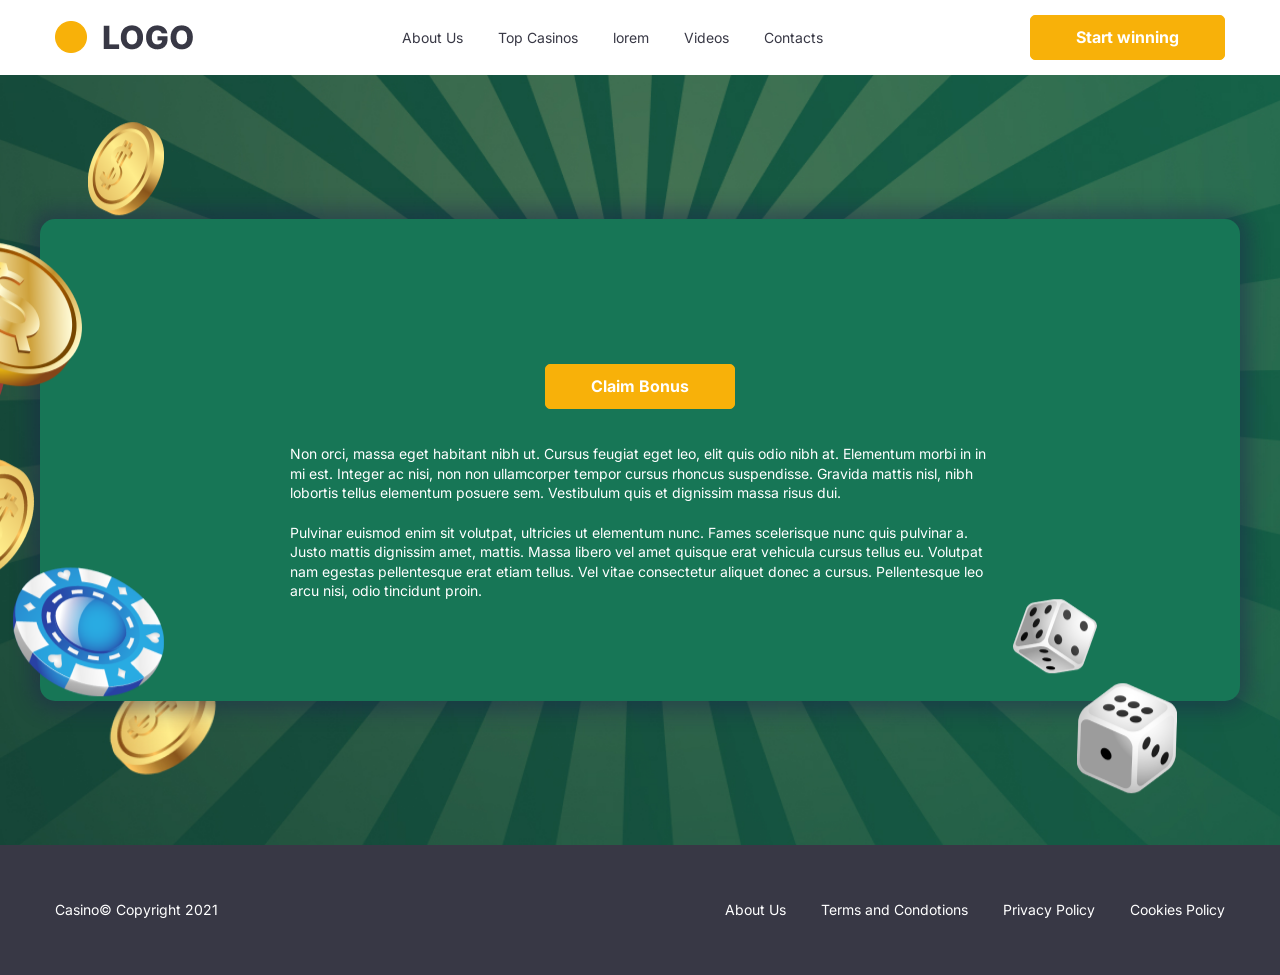
<file: app/bonus.html>
<!DOCTYPE html>
<html lang="ru">

<head>

	<meta charset="utf-8">
	<title>Casino - Bonus</title>
	<meta name="description" content="Startup HTML Optimized">
	<meta name="viewport" content="width=device-width">
	<link rel="icon" href="img/favicon.ico">
	<meta property="og:image" content="img/preview.jpg">

	<link rel="stylesheet" href="css/app.min.css?v=1">

	<link rel="preconnect" href="https://fonts.gstatic.com">
	<link href="https://fonts.googleapis.com/css2?family=Inter:wght@300;400;500;600;700;900&display=swap"
		rel="stylesheet">

	<script src="js/app.min.js" defer></script>

</head>

<body>

	<header class="header">
		<div class="header__container container">

			<a href="/" class="header__logo">
				<img src="img/logo.png" alt="logo">
			</a>

			<nav class="header__nav">
				<ul>
					<li><a href="#">About Us</a></li>
					<li><a href="#">Top Casinos</a></li>
					<li><a href="#">lorem</a></li>
					<li><a href="#">Videos</a></li>
					<li><a href="#">Contacts</a></li>
				</ul>
				<a href="#" class="header__btn--hamburger btn">Start winning</a>
			</nav>

			<a href="#" class="header__btn btn">Start winning</a>

			<button class="hamburger" type="button">
				<span class="hamburger__item"></span>
			</button>

		</div>
	</header>

	<main class="bonus main">
		<div class="bonus__container container">
			<div class="bonus__btn">
				<a href="#" class="btn">Claim Bonus</a>
			</div>
			<div class="bonus__content">
				<p>
					Non orci, massa eget habitant nibh ut. Cursus feugiat 
					eget leo, elit quis odio nibh at. Elementum morbi in 
					in mi est. Integer ac nisi, non non ullamcorper tempor 
					cursus rhoncus suspendisse. Gravida mattis nisl, nibh 
					lobortis tellus elementum posuere sem. Vestibulum quis 
					et dignissim massa risus dui.
				</p>
				<p>
					Pulvinar euismod enim sit volutpat, ultricies ut elementum nunc.
						Fames scelerisque nunc quis pulvinar a. Justo mattis dignissim 
						amet, mattis. Massa libero vel amet quisque erat vehicula 
						cursus tellus eu. Volutpat nam egestas pellentesque erat 
						etiam tellus. Vel vitae consectetur aliquet donec a cursus. 
						Pellentesque leo arcu nisi, odio tincidunt proin.
				</p>
			</div>
		</div>
	</main>

	<footer class="footer">
		<div class="footer__container container">
			<p>Casino© Copyright 2021</p>
			<ul>
				<li><a href="#">About Us</a></li>
				<li><a href="#">Terms and Condotions</a></li>
				<li><a href="#">Privacy Policy</a></li>
				<li><a href="#">Cookies Policy</a></li>
			</ul>
		</div>
	</footer>

</body>

</html>
</file>
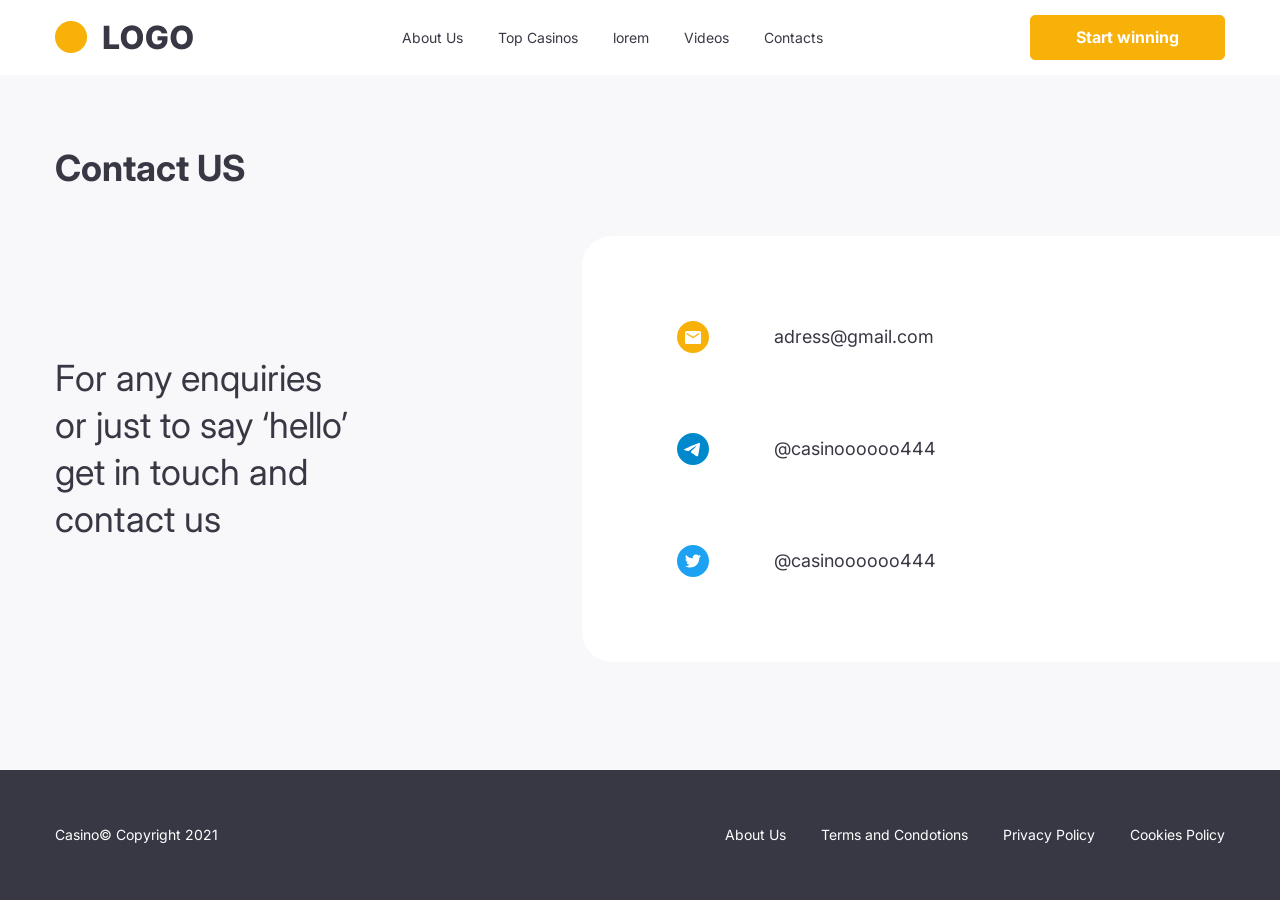
<file: app/contact.html>
<!DOCTYPE html>
<html lang="ru">

<head>

	<meta charset="utf-8">
	<title>Casino - Contact</title>
	<meta name="description" content="Startup HTML Optimized">
	<meta name="viewport" content="width=device-width">
	<link rel="icon" href="img/favicon.ico">
	<meta property="og:image" content="img/preview.jpg">

	<link rel="stylesheet" href="css/app.min.css?v=1">

	<link rel="preconnect" href="https://fonts.gstatic.com">
	<link href="https://fonts.googleapis.com/css2?family=Inter:wght@300;400;500;600;700;900&display=swap"
		rel="stylesheet">

	<script src="js/app.min.js" defer></script>

</head>

<body>

	<header class="header">
		<div class="header__container container">

			<a href="/" class="header__logo">
				<img src="img/logo.png" alt="logo">
			</a>

			<nav class="header__nav">
				<ul>
					<li><a href="#">About Us</a></li>
					<li><a href="#">Top Casinos</a></li>
					<li><a href="#">lorem</a></li>
					<li><a href="#">Videos</a></li>
					<li><a href="#">Contacts</a></li>
				</ul>
				<a href="#" class="header__btn--hamburger btn">Start winning</a>
			</nav>

			<a href="#" class="header__btn btn">Start winning</a>

			<button class="hamburger" type="button">
				<span class="hamburger__item"></span>
			</button>

		</div>
	</header>

	<main class="contact main">
		<div class="container">

			<h1 class="h1">Contact US</h1>

			<div class="contact__content">
				<div class="contact__desc">
					<h2 class="h2">
						For any enquiries 
						<br>or just to say ‘hello’ 
						<br>get in touch and 
						<br>contact us
					</h2>
				</div>
				<div class="contact__info">
					<p class="contact__info_line">
						<svg width="32" height="32" viewBox="0 0 32 32" fill="none" xmlns="http://www.w3.org/2000/svg">
							<path d="M0 16C0 24.8366 7.16344 32 16 32C24.8366 32 32 24.8366 32 16C32 7.16344 24.8366 0 16 0C7.16344 0 0 7.16344 0 16Z" fill="#F8B109"/>
							<path d="M22.4 10H9.6C8.72 10 8.008 10.7312 8.008 11.625L8 21.375C8 22.2688 8.72 23 9.6 23H22.4C23.28 23 24 22.2688 24 21.375V11.625C24 10.7312 23.28 10 22.4 10ZM22.4 13.25L16 17.3125L9.6 13.25V11.625L16 15.6875L22.4 11.625V13.25Z" fill="white"/>
						</svg>
						<a href="mailto:adress@gmail.com">adress@gmail.com</a>
					</p>
					<p class="contact__info_line">
						<svg width="32" height="32" viewBox="0 0 32 32" fill="none" xmlns="http://www.w3.org/2000/svg">
							<path d="M0 16C0 24.8366 7.16344 32 16 32C24.8366 32 32 24.8366 32 16C32 7.16344 24.8366 0 16 0C7.16344 0 0 7.16344 0 16Z" fill="#0088CC"/>
							<path d="M8.09992 15.7083C12.3949 13.8371 15.2589 12.6034 16.6919 12.0074C20.7834 10.3056 21.6335 10.01 22.1877 10.0001C22.3095 9.99805 22.582 10.0283 22.7586 10.1715C22.9076 10.2924 22.9486 10.4558 22.9683 10.5705C22.9879 10.6851 23.0123 10.9464 22.9929 11.1505C22.7712 13.4801 21.8118 19.1335 21.3237 21.7427C21.1172 22.8468 20.7105 23.217 20.3168 23.2532C19.4613 23.3319 18.8116 22.6878 17.9829 22.1446C16.6862 21.2946 15.9537 20.7654 14.695 19.936C13.2404 18.9774 14.1834 18.4506 15.0124 17.5896C15.2293 17.3643 18.999 13.9355 19.0719 13.6244C19.0811 13.5855 19.0895 13.4405 19.0034 13.3639C18.9172 13.2874 18.7901 13.3136 18.6983 13.3344C18.5683 13.3639 16.4968 14.7331 12.4839 17.4419C11.8959 17.8457 11.3633 18.0424 10.8862 18.0321C10.3601 18.0207 9.34822 17.7346 8.59598 17.4901C7.67333 17.1902 6.94002 17.0316 7.00388 16.5223C7.03714 16.257 7.40248 15.9856 8.09992 15.7083Z" fill="white"/>
						</svg>
						<a href="#">@casinoooooo444</a>
					</p>
					<p class="contact__info_line">
						<svg width="32" height="32" viewBox="0 0 32 32" fill="none" xmlns="http://www.w3.org/2000/svg">
							<path d="M0 16C0 24.8366 7.16344 32 16 32C24.8366 32 32 24.8366 32 16C32 7.16344 24.8366 0 16 0C7.16344 0 0 7.16344 0 16Z" fill="#1DA1F2"/>
							<path d="M24 11C23.4 11.3 22.8 11.4 22.1 11.5C22.8 11.1 23.3 10.5 23.5 9.7C22.9 10.1 22.2 10.3 21.4 10.5C20.8 9.9 19.9 9.5 19 9.5C16.9 9.5 15.3 11.5 15.8 13.5C13.1 13.4 10.7 12.1 9 10.1C8.1 11.6 8.6 13.5 10 14.5C9.5 14.5 9 14.3 8.5 14.1C8.5 15.6 9.6 17 11.1 17.4C10.6 17.5 10.1 17.6 9.6 17.5C10 18.8 11.2 19.8 12.7 19.8C11.5 20.7 9.7 21.2 8 21C9.5 21.9 11.2 22.5 13 22.5C19.1 22.5 22.5 17.4 22.3 12.7C23 12.3 23.6 11.7 24 11Z" fill="white"/>
						</svg>
						<a href="#">@casinoooooo444</a>
					</p>
				</div>
			</div>

		</div>
	</main>

	<footer class="footer">
		<div class="footer__container container">
			<p>Casino© Copyright 2021</p>
			<ul>
				<li><a href="#">About Us</a></li>
				<li><a href="#">Terms and Condotions</a></li>
				<li><a href="#">Privacy Policy</a></li>
				<li><a href="#">Cookies Policy</a></li>
			</ul>
		</div>
	</footer>

</body>
</html>
</file>
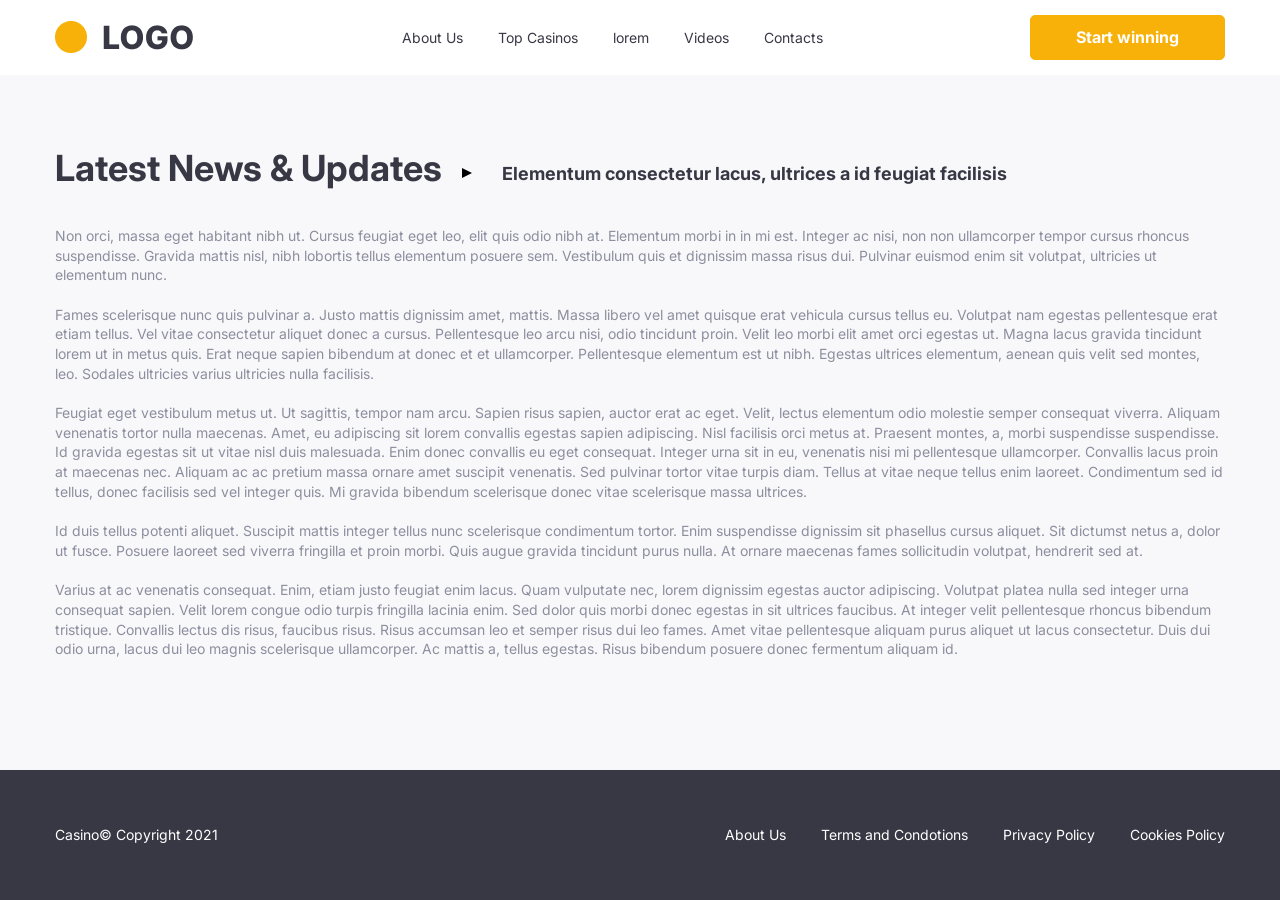
<file: app/news.html>
<!DOCTYPE html>
<html lang="ru">

<head>

	<meta charset="utf-8">
	<title>Casino - News</title>
	<meta name="description" content="Startup HTML Optimized">
	<meta name="viewport" content="width=device-width">
	<link rel="icon" href="img/favicon.ico">
	<meta property="og:image" content="img/preview.jpg">

	<link rel="stylesheet" href="css/app.min.css?v=1">

	<link rel="preconnect" href="https://fonts.gstatic.com">
	<link href="https://fonts.googleapis.com/css2?family=Inter:wght@300;400;500;600;700;900&display=swap" rel="stylesheet">

	<script src="js/app.min.js" defer></script>

</head>

<body>

	<header class="header">
		<div class="header__container container">

			<a href="/" class="header__logo">
				<img src="img/logo.png" alt="logo">
			</a>

			<nav class="header__nav">
				<ul>
					<li><a href="#">About Us</a></li>
					<li><a href="#">Top Casinos</a></li>
					<li><a href="#">lorem</a></li>
					<li><a href="#">Videos</a></li>
					<li><a href="#">Contacts</a></li>
				</ul>
				<a href="#" class="header__btn--hamburger btn">Start winning</a>
			</nav>

			<a href="#" class="header__btn btn">Start winning</a>

			<button class="hamburger" type="button">
				<span class="hamburger__item"></span>
			</button>

		</div>
	</header>

	<main class="news main">
		<div class="container">

			<div class="news__header">
				<h1 class="news__title h1">Latest News & Updates</h1>
				<span></span>
				<a href="#">Elementum consectetur lacus, ultrices a id feugiat facilisis</a>
			</div>

			<div class="news__content">
				<p>
					Non orci, massa eget habitant nibh ut. Cursus feugiat eget leo, elit quis odio nibh at. Elementum morbi 
					in in mi est. Integer ac nisi, non non ullamcorper tempor cursus rhoncus suspendisse. Gravida mattis nisl, 
					nibh lobortis tellus elementum posuere sem. Vestibulum quis et dignissim massa risus dui.
					Pulvinar euismod enim sit volutpat, ultricies ut elementum nunc.
				</p>
				<p>
					Fames scelerisque nunc quis pulvinar a. Justo mattis dignissim amet, mattis. Massa libero vel amet quisque 
					erat vehicula cursus tellus eu. Volutpat nam egestas pellentesque erat etiam tellus. Vel vitae consectetur 
					aliquet donec a cursus. Pellentesque leo arcu nisi, odio tincidunt proin. Velit leo morbi elit amet orci 
					egestas ut. Magna lacus gravida tincidunt lorem ut in metus quis. Erat neque sapien bibendum at donec et 
					et ullamcorper. Pellentesque elementum est ut nibh. Egestas ultrices elementum, aenean quis velit sed 
					montes, leo. Sodales ultricies varius ultricies nulla facilisis.
				</p>
				<p>
					Feugiat eget vestibulum metus ut. Ut sagittis, tempor nam arcu. Sapien risus sapien, auctor erat ac eget. 
					Velit, lectus elementum odio molestie semper consequat viverra. Aliquam venenatis tortor nulla maecenas.
					Amet, eu adipiscing sit lorem convallis egestas sapien adipiscing. Nisl facilisis orci metus at. Praesent
					montes, a, morbi suspendisse suspendisse. Id gravida egestas sit ut vitae nisl duis malesuada. Enim 
					donec convallis eu eget consequat. Integer urna sit in eu, venenatis nisi mi pellentesque ullamcorper. 
					Convallis lacus proin at maecenas nec. Aliquam ac ac pretium massa ornare amet suscipit venenatis. 
					Sed pulvinar tortor vitae turpis diam. Tellus at vitae neque tellus enim laoreet. Condimentum sed id 
					tellus, donec facilisis sed vel integer quis. Mi gravida bibendum scelerisque donec vitae scelerisque 
					massa ultrices.
				</p>
				<p>
					Id duis tellus potenti aliquet. Suscipit mattis integer tellus nunc scelerisque condimentum tortor. 
					Enim suspendisse dignissim sit phasellus cursus aliquet. Sit dictumst netus a, dolor ut fusce. 
					Posuere laoreet sed viverra fringilla et proin morbi. Quis augue gravida tincidunt purus nulla.
					At ornare maecenas fames sollicitudin volutpat, hendrerit sed at.
				</p>
				<p>
					Varius at ac venenatis consequat. Enim, etiam justo feugiat enim lacus. Quam vulputate nec, lorem dignissim egestas auctor adipiscing. Volutpat platea nulla sed integer urna consequat sapien. Velit lorem congue odio turpis fringilla lacinia enim.
					Sed dolor quis morbi donec egestas in sit ultrices faucibus. At integer velit pellentesque rhoncus bibendum tristique. Convallis lectus dis risus, faucibus risus. Risus accumsan leo et semper risus dui leo fames. Amet vitae pellentesque aliquam purus aliquet ut lacus consectetur. Duis dui odio urna, lacus dui leo magnis scelerisque ullamcorper. Ac mattis a, tellus egestas. Risus bibendum posuere donec fermentum aliquam id.
				</p>
			</div>

		</div>
	</main>

	<footer class="footer">
		<div class="footer__container container">
			<p>Casino© Copyright 2021</p>
			<ul>
				<li><a href="#">About Us</a></li>
				<li><a href="#">Terms and Condotions</a></li>
				<li><a href="#">Privacy Policy</a></li>
				<li><a href="#">Cookies Policy</a></li>
			</ul>
		</div>
	</footer>

</body>
</html>
</file>
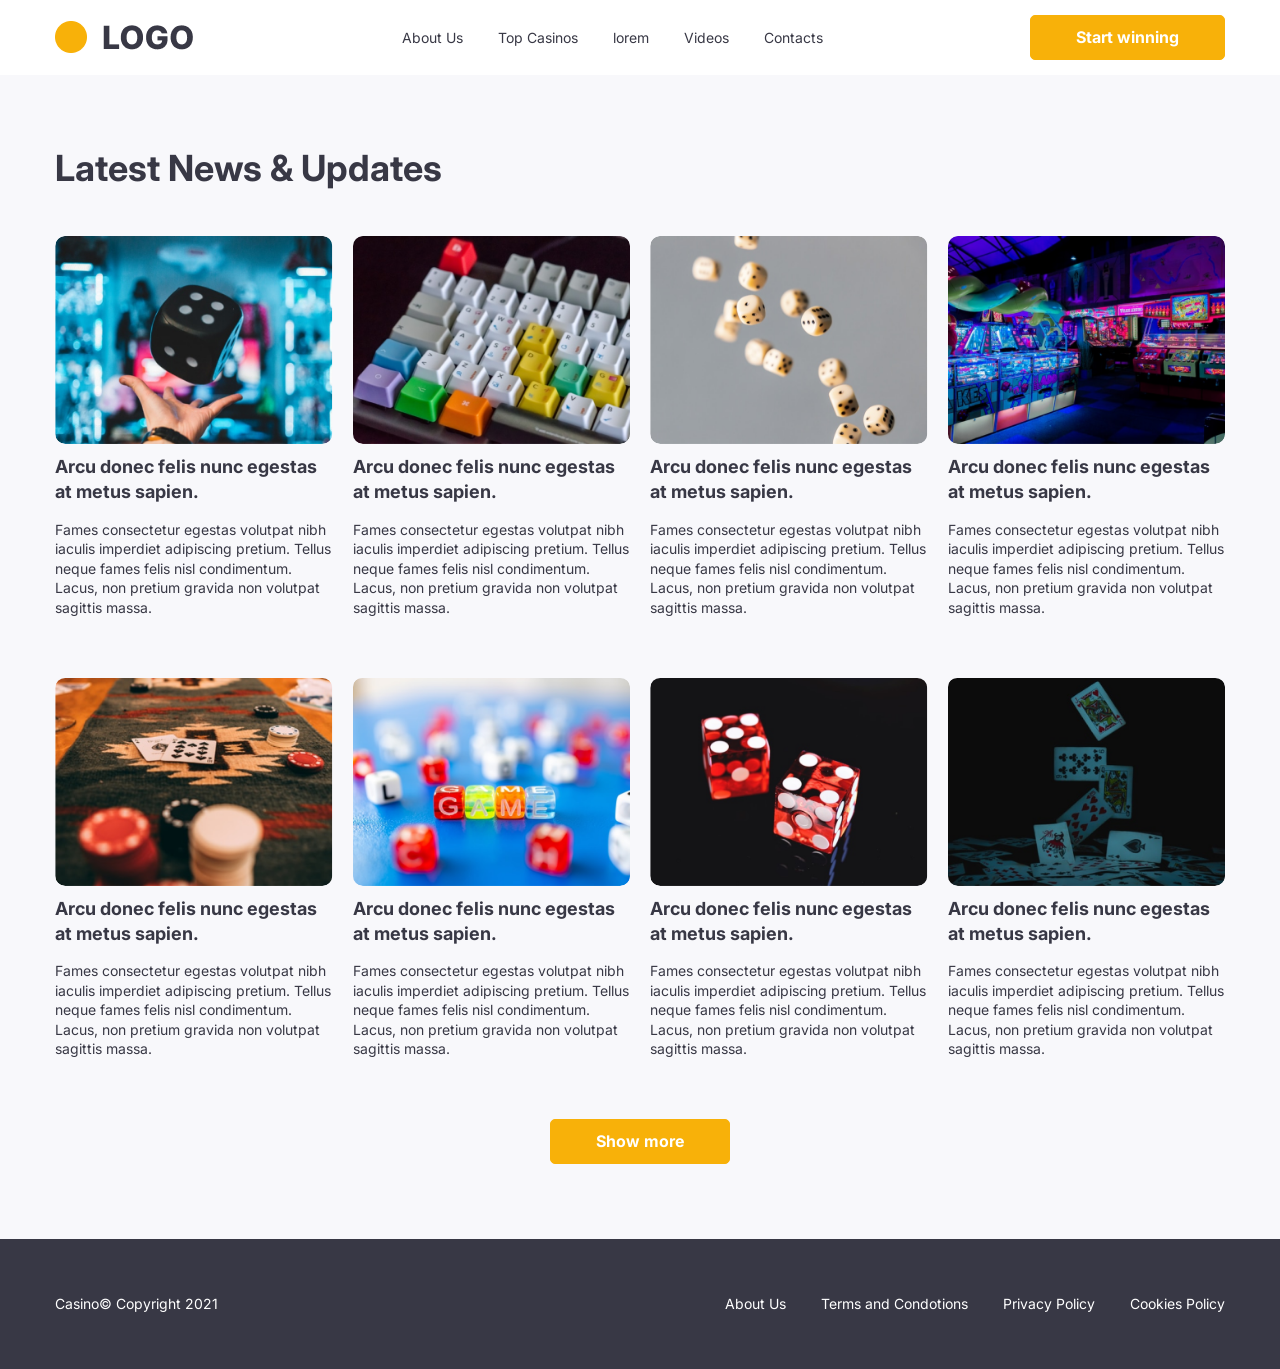
<file: app/newslist.html>
<!DOCTYPE html>
<html lang="ru">

<head>

	<meta charset="utf-8">
	<title>Casino - Newlist</title>
	<meta name="description" content="Startup HTML Optimized">
	<meta name="viewport" content="width=device-width">
	<link rel="icon" href="img/favicon.ico">
	<meta property="og:image" content="img/preview.jpg">

	<link rel="stylesheet" href="css/app.min.css?v=1">

	<link rel="preconnect" href="https://fonts.gstatic.com">
	<link href="https://fonts.googleapis.com/css2?family=Inter:wght@300;400;500;600;700;900&display=swap" rel="stylesheet">
	
	<script src="js/app.min.js" defer></script>

</head>

<body>

	<header class="header">
		<div class="header__container container">

			<a href="/" class="header__logo">
				<img src="img/logo.png" alt="logo">
			</a>

			<nav class="header__nav">
				<ul>
					<li><a href="#">About Us</a></li>
					<li><a href="#">Top Casinos</a></li>
					<li><a href="#">lorem</a></li>
					<li><a href="#">Videos</a></li>
					<li><a href="#">Contacts</a></li>
				</ul>
				<a href="#" class="header__btn--hamburger btn">Start winning</a>
			</nav>

			<a href="#" class="header__btn btn">Start winning</a>

			<button class="hamburger" type="button">
				<span class="hamburger__item"></span>
			</button>

		</div>
	</header>

	<main class="newslist main">
		<div class="container">

			<h1 class="h1">Latest News & Updates</h1>

			<div class="newslist__wrap">
				<div class="newslist__wrap_item">
					<div class="newslist__wrap_img">
						<img src="img/news1.png" alt="news">
					</div>
					<p class="newslist__wrap_subtitle">Arcu donec felis nunc egestas at metus sapien.</p>
					<p class="newslist__wrap_desc">
						Fames consectetur egestas volutpat nibh iaculis imperdiet adipiscing pretium. Tellus neque fames felis nisl condimentum. 
						Lacus, non pretium gravida non volutpat sagittis massa.
					</p>
				</div>
				<div class="newslist__wrap_item">
					<a href="#" class="newslist__wrap_img">
						<img src="img/news2.png" alt="news">
					</a>
					<p class="newslist__wrap_subtitle">Arcu donec felis nunc egestas at metus sapien.</p>
					<p class="newslist__wrap_desc">
						Fames consectetur egestas volutpat nibh iaculis imperdiet adipiscing pretium. Tellus neque fames felis nisl condimentum. 
						Lacus, non pretium gravida non volutpat sagittis massa.
					</p>
				</div>
				<div class="newslist__wrap_item">
					<div class="newslist__wrap_img">
						<img src="img/news3.png" alt="news">
					</div>
					<p class="newslist__wrap_subtitle">Arcu donec felis nunc egestas at metus sapien.</p>
					<p class="newslist__wrap_desc">
						Fames consectetur egestas volutpat nibh iaculis imperdiet adipiscing pretium. Tellus neque fames felis nisl condimentum. 
						Lacus, non pretium gravida non volutpat sagittis massa.
					</p>
				</div>
				<div class="newslist__wrap_item">
					<div class="newslist__wrap_img">
						<img src="img/news4.png" alt="news">
					</div>
					<p class="newslist__wrap_subtitle">Arcu donec felis nunc egestas at metus sapien.</p>
					<p class="newslist__wrap_desc">
						Fames consectetur egestas volutpat nibh iaculis imperdiet adipiscing pretium. Tellus neque fames felis nisl condimentum. 
						Lacus, non pretium gravida non volutpat sagittis massa.
					</p>
				</div>
				<div class="newslist__wrap_item">
					<div class="newslist__wrap_img">
						<img src="img/news5.png" alt="news">
					</div>
					<p class="newslist__wrap_subtitle">Arcu donec felis nunc egestas at metus sapien.</p>
					<p class="newslist__wrap_desc">
						Fames consectetur egestas volutpat nibh iaculis imperdiet adipiscing pretium. Tellus neque fames felis nisl condimentum. 
						Lacus, non pretium gravida non volutpat sagittis massa.
					</p>
				</div>
				<div class="newslist__wrap_item">
					<div class="newslist__wrap_img">
						<img src="img/news6.png" alt="news">
					</div>
					<p class="newslist__wrap_subtitle">Arcu donec felis nunc egestas at metus sapien.</p>
					<p class="newslist__wrap_desc">
						Fames consectetur egestas volutpat nibh iaculis imperdiet adipiscing pretium. Tellus neque fames felis nisl condimentum. 
						Lacus, non pretium gravida non volutpat sagittis massa.
					</p>
				</div>
				<div class="newslist__wrap_item">
					<div class="newslist__wrap_img">
						<img src="img/news7.png" alt="news">
					</div>
					<p class="newslist__wrap_subtitle">Arcu donec felis nunc egestas at metus sapien.</p>
					<p class="newslist__wrap_desc">
						Fames consectetur egestas volutpat nibh iaculis imperdiet adipiscing pretium. Tellus neque fames felis nisl condimentum. 
						Lacus, non pretium gravida non volutpat sagittis massa.
					</p>
				</div>
				<div class="newslist__wrap_item">
					<div class="newslist__wrap_img">
						<img src="img/news8.png" alt="news">
					</div>
					<p class="newslist__wrap_subtitle">Arcu donec felis nunc egestas at metus sapien.</p>
					<p class="newslist__wrap_desc">
						Fames consectetur egestas volutpat nibh iaculis imperdiet adipiscing pretium. Tellus neque fames felis nisl condimentum. 
						Lacus, non pretium gravida non volutpat sagittis massa.
					</p>
				</div>
			</div>

			<div class="newslist__btn">
				<a href="#" class="btn">Show  more</a>
			</div>

		</div>
	</main>

	<footer class="footer">
		<div class="footer__container container">
			<p>Casino© Copyright 2021</p>
			<ul>
				<li><a href="#">About Us</a></li>
				<li><a href="#">Terms and Condotions</a></li>
				<li><a href="#">Privacy Policy</a></li>
				<li><a href="#">Cookies Policy</a></li>
			</ul>
		</div>
	</footer>

</body>
</html>
</file>
<file: app/libs/flipclock.css>
/* Get the bourbon mixin from http://bourbon.io */
/* Reset */
.flip-clock-wrapper * {
    -webkit-box-sizing: border-box;
    -moz-box-sizing: border-box;
    -ms-box-sizing: border-box;
    -o-box-sizing: border-box;
    box-sizing: border-box;
    -webkit-backface-visibility: hidden;
    -moz-backface-visibility: hidden;
    -ms-backface-visibility: hidden;
    -o-backface-visibility: hidden;
    backface-visibility: hidden;
}

.flip-clock-wrapper a {
  cursor: pointer;
  text-decoration: none;
  color: #ccc; }

.flip-clock-wrapper a:hover {
  color: #fff; }

.flip-clock-wrapper ul {
  list-style: none; }

.flip-clock-wrapper.clearfix:before,
.flip-clock-wrapper.clearfix:after {
  content: " ";
  display: table; }

.flip-clock-wrapper.clearfix:after {
  clear: both; }

.flip-clock-wrapper.clearfix {
  *zoom: 1; }

/* Main */
.flip-clock-wrapper {
  font: normal 11px "Helvetica Neue", Helvetica, sans-serif;
  -webkit-user-select: none; }

.flip-clock-meridium {
  background: none !important;
  box-shadow: 0 0 0 !important;
  font-size: 36px !important; }

.flip-clock-meridium a { color: #313333; }

.flip-clock-wrapper {
  text-align: center;
  position: relative;
  width: 100%;
  margin: 1em;
}

.flip-clock-wrapper:before,
.flip-clock-wrapper:after {
    content: " "; /* 1 */
    display: table; /* 2 */
}
.flip-clock-wrapper:after {
    clear: both;
}

/* Skeleton */
.flip-clock-wrapper ul {
  position: relative;
  float: left;
  margin: 5px;
  width: 60px;
  height: 90px;
  font-size: 80px;
  font-weight: bold;
  line-height: 87px;
  border-radius: 6px;
  background: #000;
}

.flip-clock-wrapper ul li {
  z-index: 1;
  position: absolute;
  left: 0;
  top: 0;
  width: 100%;
  height: 100%;
  line-height: 87px;
  text-decoration: none !important;
}

.flip-clock-wrapper ul li:first-child {
  z-index: 2; }

.flip-clock-wrapper ul li a {
  display: block;
  height: 100%;
  -webkit-perspective: 200px;
  -moz-perspective: 200px;
  perspective: 200px;
  margin: 0 !important;
  overflow: visible !important;
  cursor: default !important; }

.flip-clock-wrapper ul li a div {
  z-index: 1;
  position: absolute;
  left: 0;
  width: 100%;
  height: 50%;
  font-size: 80px;
  overflow: hidden; 
  outline: 1px solid transparent; }

.flip-clock-wrapper ul li a div .shadow {
  position: absolute;
  width: 100%;
  height: 100%;
  z-index: 2; }

.flip-clock-wrapper ul li a div.up {
  -webkit-transform-origin: 50% 100%;
  -moz-transform-origin: 50% 100%;
  -ms-transform-origin: 50% 100%;
  -o-transform-origin: 50% 100%;
  transform-origin: 50% 100%;
  top: 0; }

.flip-clock-wrapper ul li a div.up:after {
  content: "";
  position: absolute;
  top: 44px;
  left: 0;
  z-index: 5;
  width: 100%;
  height: 3px;
  background-color: #000;
  background-color: rgba(0, 0, 0, 0.4); }

.flip-clock-wrapper ul li a div.down {
  -webkit-transform-origin: 50% 0;
  -moz-transform-origin: 50% 0;
  -ms-transform-origin: 50% 0;
  -o-transform-origin: 50% 0;
  transform-origin: 50% 0;
  bottom: 0;
  border-bottom-left-radius: 6px;
  border-bottom-right-radius: 6px;
}

.flip-clock-wrapper ul li a div div.inn {
  position: absolute;
  left: 0;
  z-index: 1;
  width: 100%;
  height: 200%;
  color: #ccc;
  text-shadow: 0 1px 2px #000;
  text-align: center;
  background-color: #333;
  border-radius: 6px;
  font-size: 70px; }

.flip-clock-wrapper ul li a div.up div.inn {
  top: 0; }

.flip-clock-wrapper ul li a div.down div.inn {
  bottom: 0; }

/* PLAY */
.flip-clock-wrapper ul.play li.flip-clock-before {
  z-index: 3; }

.flip-clock-wrapper .flip {   box-shadow: 0 2px 5px rgba(0, 0, 0, 0.7); }

.flip-clock-wrapper ul.play li.flip-clock-active {
  -webkit-animation: asd 0.01s 0.49s linear both;
  -moz-animation: asd 0.01s 0.49s linear both;
  animation: asd 0.01s 0.49s linear both;
  z-index: 5; }

.flip-clock-divider {
  float: left;
  display: inline-block;
  position: relative;
  width: 20px;
  height: 100px; }

.flip-clock-divider:first-child {
  width: 0; }

.flip-clock-dot {
  display: block;
  background: #323434;
  width: 10px;
  height: 10px;
  position: absolute;
  border-radius: 50%;
  box-shadow: 0 0 5px rgba(0, 0, 0, 0.5);
  left: 5px; }

.flip-clock-divider .flip-clock-label {
  position: absolute;
  top: -1.5em;
  right: -86px;
  color: black;
  text-shadow: none; }

.flip-clock-divider.minutes .flip-clock-label {
  right: -88px; }

.flip-clock-divider.seconds .flip-clock-label {
  right: -91px; }

.flip-clock-dot.top {
  top: 30px; }

.flip-clock-dot.bottom {
  bottom: 30px; }

@-webkit-keyframes asd {
  0% {
    z-index: 2; }

  100% {
    z-index: 4; } }

@-moz-keyframes asd {
  0% {
    z-index: 2; }

  100% {
    z-index: 4; } }

@-o-keyframes asd {
  0% {
    z-index: 2; }

  100% {
    z-index: 4; } }

@keyframes asd {
  0% {
    z-index: 2; }

  100% {
    z-index: 4; } }

.flip-clock-wrapper ul.play li.flip-clock-active .down {
  z-index: 2;
  -webkit-animation: turn 0.5s 0.5s linear both;
  -moz-animation: turn 0.5s 0.5s linear both;
  animation: turn 0.5s 0.5s linear both; }

@-webkit-keyframes turn {
  0% {
    -webkit-transform: rotateX(90deg); }

  100% {
    -webkit-transform: rotateX(0deg); } }

@-moz-keyframes turn {
  0% {
    -moz-transform: rotateX(90deg); }

  100% {
    -moz-transform: rotateX(0deg); } }

@-o-keyframes turn {
  0% {
    -o-transform: rotateX(90deg); }

  100% {
    -o-transform: rotateX(0deg); } }

@keyframes turn {
  0% {
    transform: rotateX(90deg); }

  100% {
    transform: rotateX(0deg); } }

.flip-clock-wrapper ul.play li.flip-clock-before .up {
  z-index: 2;
  -webkit-animation: turn2 0.5s linear both;
  -moz-animation: turn2 0.5s linear both;
  animation: turn2 0.5s linear both; }

@-webkit-keyframes turn2 {
  0% {
    -webkit-transform: rotateX(0deg); }

  100% {
    -webkit-transform: rotateX(-90deg); } }

@-moz-keyframes turn2 {
  0% {
    -moz-transform: rotateX(0deg); }

  100% {
    -moz-transform: rotateX(-90deg); } }

@-o-keyframes turn2 {
  0% {
    -o-transform: rotateX(0deg); }

  100% {
    -o-transform: rotateX(-90deg); } }

@keyframes turn2 {
  0% {
    transform: rotateX(0deg); }

  100% {
    transform: rotateX(-90deg); } }

.flip-clock-wrapper ul li.flip-clock-active {
  z-index: 3; }

/* SHADOW */
.flip-clock-wrapper ul.play li.flip-clock-before .up .shadow {
  background: -moz-linear-gradient(top, rgba(0, 0, 0, 0.1) 0%, black 100%);
  background: -webkit-gradient(linear, left top, left bottom, color-stop(0%, rgba(0, 0, 0, 0.1)), color-stop(100%, black));
  background: linear, top, rgba(0, 0, 0, 0.1) 0%, black 100%;
  background: -o-linear-gradient(top, rgba(0, 0, 0, 0.1) 0%, black 100%);
  background: -ms-linear-gradient(top, rgba(0, 0, 0, 0.1) 0%, black 100%);
  background: linear, to bottom, rgba(0, 0, 0, 0.1) 0%, black 100%;
  -webkit-animation: show 0.5s linear both;
  -moz-animation: show 0.5s linear both;
  animation: show 0.5s linear both; }

.flip-clock-wrapper ul.play li.flip-clock-active .up .shadow {
  background: -moz-linear-gradient(top, rgba(0, 0, 0, 0.1) 0%, black 100%);
  background: -webkit-gradient(linear, left top, left bottom, color-stop(0%, rgba(0, 0, 0, 0.1)), color-stop(100%, black));
  background: linear, top, rgba(0, 0, 0, 0.1) 0%, black 100%;
  background: -o-linear-gradient(top, rgba(0, 0, 0, 0.1) 0%, black 100%);
  background: -ms-linear-gradient(top, rgba(0, 0, 0, 0.1) 0%, black 100%);
  background: linear, to bottom, rgba(0, 0, 0, 0.1) 0%, black 100%;
  -webkit-animation: hide 0.5s 0.3s linear both;
  -moz-animation: hide 0.5s 0.3s linear both;
  animation: hide 0.5s 0.3s linear both; }

/*DOWN*/
.flip-clock-wrapper ul.play li.flip-clock-before .down .shadow {
  background: -moz-linear-gradient(top, black 0%, rgba(0, 0, 0, 0.1) 100%);
  background: -webkit-gradient(linear, left top, left bottom, color-stop(0%, black), color-stop(100%, rgba(0, 0, 0, 0.1)));
  background: linear, top, black 0%, rgba(0, 0, 0, 0.1) 100%;
  background: -o-linear-gradient(top, black 0%, rgba(0, 0, 0, 0.1) 100%);
  background: -ms-linear-gradient(top, black 0%, rgba(0, 0, 0, 0.1) 100%);
  background: linear, to bottom, black 0%, rgba(0, 0, 0, 0.1) 100%;
  -webkit-animation: show 0.5s linear both;
  -moz-animation: show 0.5s linear both;
  animation: show 0.5s linear both; }

.flip-clock-wrapper ul.play li.flip-clock-active .down .shadow {
  background: -moz-linear-gradient(top, black 0%, rgba(0, 0, 0, 0.1) 100%);
  background: -webkit-gradient(linear, left top, left bottom, color-stop(0%, black), color-stop(100%, rgba(0, 0, 0, 0.1)));
  background: linear, top, black 0%, rgba(0, 0, 0, 0.1) 100%;
  background: -o-linear-gradient(top, black 0%, rgba(0, 0, 0, 0.1) 100%);
  background: -ms-linear-gradient(top, black 0%, rgba(0, 0, 0, 0.1) 100%);
  background: linear, to bottom, black 0%, rgba(0, 0, 0, 0.1) 100%;
  -webkit-animation: hide 0.5s 0.3s linear both;
  -moz-animation: hide 0.5s 0.3s linear both;
  animation: hide 0.5s 0.2s linear both; }

@-webkit-keyframes show {
  0% {
    opacity: 0; }

  100% {
    opacity: 1; } }

@-moz-keyframes show {
  0% {
    opacity: 0; }

  100% {
    opacity: 1; } }

@-o-keyframes show {
  0% {
    opacity: 0; }

  100% {
    opacity: 1; } }

@keyframes show {
  0% {
    opacity: 0; }

  100% {
    opacity: 1; } }

@-webkit-keyframes hide {
  0% {
    opacity: 1; }

  100% {
    opacity: 0; } }

@-moz-keyframes hide {
  0% {
    opacity: 1; }

  100% {
    opacity: 0; } }

@-o-keyframes hide {
  0% {
    opacity: 1; }

  100% {
    opacity: 0; } }

@keyframes hide {
  0% {
    opacity: 1; }

  100% {
    opacity: 0; } }
</file>
<file: app/css/app.min.css>
*,
::after,
::before {
  -webkit-box-sizing: border-box;
  box-sizing: border-box
}
html {
  font-family: sans-serif;
  line-height: 1.15;
  -webkit-text-size-adjust: 100%;
  -webkit-tap-highlight-color: transparent
}
article,
aside,
figcaption,
figure,
footer,
header,
hgroup,
main,
nav,
section {
  display: block
}
body {
  margin: 0;
  font-family: -apple-system,BlinkMacSystemFont,"Segoe UI",Roboto,"Helvetica Neue",Arial,"Noto Sans",sans-serif,"Apple Color Emoji","Segoe UI Emoji","Segoe UI Symbol","Noto Color Emoji";
  font-size: 1rem;
  font-weight: 400;
  line-height: 1.5;
  color: #212529;
  text-align: left;
  background-color: #fff
}
[tabindex="-1"]:focus:not(:focus-visible) {
  outline: 0!important
}
hr {
  -webkit-box-sizing: content-box;
  box-sizing: content-box;
  height: 0;
  overflow: visible
}
h1,
h2,
h3,
h4,
h5,
h6 {
  margin-top: 0;
  margin-bottom: .5rem
}
p {
  margin-top: 0;
  margin-bottom: 1rem
}
abbr[data-original-title],
abbr[title] {
  text-decoration: underline;
  -webkit-text-decoration: underline dotted;
  text-decoration: underline dotted;
  cursor: help;
  border-bottom: 0;
  -webkit-text-decoration-skip-ink: none;
  text-decoration-skip-ink: none
}
address {
  margin-bottom: 1rem;
  font-style: normal;
  line-height: inherit
}
dl,
ol,
ul {
  margin-top: 0;
  margin-bottom: 1rem
}
ol ol,
ol ul,
ul ol,
ul ul {
  margin-bottom: 0
}
dt {
  font-weight: 700
}
dd {
  margin-bottom: .5rem;
  margin-left: 0
}
blockquote {
  margin: 0 0 1rem
}
b,
strong {
  font-weight: bolder
}
small {
  font-size: 80%
}
sub,
sup {
  position: relative;
  font-size: 75%;
  line-height: 0;
  vertical-align: baseline
}
sub {
  bottom: -.25em
}
sup {
  top: -.5em
}
a {
  color: #007bff;
  text-decoration: none;
  background-color: transparent
}
a:hover {
  color: #0056b3;
  text-decoration: underline
}
a:not([href]):not([class]) {
  color: inherit;
  text-decoration: none
}
a:not([href]):not([class]):hover {
  color: inherit;
  text-decoration: none
}
code,
kbd,
pre,
samp {
  font-family: SFMono-Regular,Menlo,Monaco,Consolas,"Liberation Mono","Courier New",monospace;
  font-size: 1em
}
pre {
  margin-top: 0;
  margin-bottom: 1rem;
  overflow: auto;
  -ms-overflow-style: scrollbar
}
figure {
  margin: 0 0 1rem
}
img {
  vertical-align: middle;
  border-style: none
}
svg {
  overflow: hidden;
  vertical-align: middle
}
table {
  border-collapse: collapse
}
caption {
  padding-top: .75rem;
  padding-bottom: .75rem;
  color: #6c757d;
  text-align: left;
  caption-side: bottom
}
th {
  text-align: inherit
}
label {
  display: inline-block;
  margin-bottom: .5rem
}
button {
  border-radius: 0
}
button:focus {
  outline: 1px dotted;
  outline: 5px auto -webkit-focus-ring-color
}
button,
input,
optgroup,
select,
textarea {
  margin: 0;
  font-family: inherit;
  font-size: inherit;
  line-height: inherit
}
button,
input {
  overflow: visible
}
button,
select {
  text-transform: none
}
[role=button] {
  cursor: pointer
}
select {
  word-wrap: normal
}
[type=button],
[type=reset],
[type=submit],
button {
  -webkit-appearance: button
}
[type=button]:not(:disabled),
[type=reset]:not(:disabled),
[type=submit]:not(:disabled),
button:not(:disabled) {
  cursor: pointer
}
[type=button]::-moz-focus-inner,
[type=reset]::-moz-focus-inner,
[type=submit]::-moz-focus-inner,
button::-moz-focus-inner {
  padding: 0;
  border-style: none
}
input[type=checkbox],
input[type=radio] {
  -webkit-box-sizing: border-box;
  box-sizing: border-box;
  padding: 0
}
textarea {
  overflow: auto;
  resize: vertical
}
fieldset {
  min-width: 0;
  padding: 0;
  margin: 0;
  border: 0
}
legend {
  display: block;
  width: 100%;
  max-width: 100%;
  padding: 0;
  margin-bottom: .5rem;
  font-size: 1.5rem;
  line-height: inherit;
  color: inherit;
  white-space: normal
}
progress {
  vertical-align: baseline
}
[type=number]::-webkit-inner-spin-button,
[type=number]::-webkit-outer-spin-button {
  height: auto
}
[type=search] {
  outline-offset: -2px;
  -webkit-appearance: none
}
[type=search]::-webkit-search-decoration {
  -webkit-appearance: none
}
::-webkit-file-upload-button {
  font: inherit;
  -webkit-appearance: button
}
output {
  display: inline-block
}
summary {
  display: list-item;
  cursor: pointer
}
template {
  display: none
}
[hidden] {
  display: none!important
}
@font-face {
  font-family: swiper-icons;
  src: url("data:application/font-woff;charset=utf-8;base64, [base64]//wADZ2x5ZgAAAywAAADMAAAD2MHtryVoZWFkAAABbAAAADAAAAA2E2+eoWhoZWEAAAGcAAAAHwAAACQC9gDzaG10eAAAAigAAAAZAAAArgJkABFsb2NhAAAC0AAAAFoAAABaFQAUGG1heHAAAAG8AAAAHwAAACAAcABAbmFtZQAAA/gAAAE5AAACXvFdBwlwb3N0AAAFNAAAAGIAAACE5s74hXjaY2BkYGAAYpf5Hu/j+W2+MnAzMYDAzaX6QjD6/4//Bxj5GA8AuRwMYGkAPywL13jaY2BkYGA88P8Agx4j+/8fQDYfA1AEBWgDAIB2BOoAeNpjYGRgYNBh4GdgYgABEMnIABJzYNADCQAACWgAsQB42mNgYfzCOIGBlYGB0YcxjYGBwR1Kf2WQZGhhYGBiYGVmgAFGBiQQkOaawtDAoMBQxXjg/wEGPcYDDA4wNUA2CCgwsAAAO4EL6gAAeNpj2M0gyAACqxgGNWBkZ2D4/wMA+xkDdgAAAHjaY2BgYGaAYBkGRgYQiAHyGMF8FgYHIM3DwMHABGQrMOgyWDLEM1T9/w8UBfEMgLzE////P/5//f/V/xv+r4eaAAeMbAxwIUYmIMHEgKYAYjUcsDAwsLKxc3BycfPw8jEQA/[base64]/uznmfPFBNODM2K7MTQ45YEAZqGP81AmGGcF3iPqOop0r1SPTaTbVkfUe4HXj97wYE+yNwWYxwWu4v1ugWHgo3S1XdZEVqWM7ET0cfnLGxWfkgR42o2PvWrDMBSFj/IHLaF0zKjRgdiVMwScNRAoWUoH78Y2icB/yIY09An6AH2Bdu/UB+yxopYshQiEvnvu0dURgDt8QeC8PDw7Fpji3fEA4z/PEJ6YOB5hKh4dj3EvXhxPqH/SKUY3rJ7srZ4FZnh1PMAtPhwP6fl2PMJMPDgeQ4rY8YT6Gzao0eAEA409DuggmTnFnOcSCiEiLMgxCiTI6Cq5DZUd3Qmp10vO0LaLTd2cjN4fOumlc7lUYbSQcZFkutRG7g6JKZKy0RmdLY680CDnEJ+UMkpFFe1RN7nxdVpXrC4aTtnaurOnYercZg2YVmLN/d/gczfEimrE/fs/bOuq29Zmn8tloORaXgZgGa78yO9/cnXm2BpaGvq25Dv9S4E9+5SIc9PqupJKhYFSSl47+Qcr1mYNAAAAeNptw0cKwkAAAMDZJA8Q7OUJvkLsPfZ6zFVERPy8qHh2YER+3i/BP83vIBLLySsoKimrqKqpa2hp6+jq6RsYGhmbmJqZSy0sraxtbO3sHRydnEMU4uR6yx7JJXveP7WrDycAAAAAAAH//wACeNpjYGRgYOABYhkgZgJCZgZNBkYGLQZtIJsFLMYAAAw3ALgAeNolizEKgDAQBCchRbC2sFER0YD6qVQiBCv/H9ezGI6Z5XBAw8CBK/m5iQQVauVbXLnOrMZv2oLdKFa8Pjuru2hJzGabmOSLzNMzvutpB3N42mNgZGBg4GKQYzBhYMxJLMlj4GBgAYow/P/PAJJhLM6sSoWKfWCAAwDAjgbRAAB42mNgYGBkAIIbCZo5IPrmUn0hGA0AO8EFTQAA") format("woff");
  font-weight: 400;
  font-style: normal
}
:root {
  --swiper-theme-color: #007aff
}
.swiper-container {
  margin-left: auto;
  margin-right: auto;
  position: relative;
  overflow: hidden;
  list-style: none;
  padding: 0;
  z-index: 1
}
.swiper-container-vertical > .swiper-wrapper {
  -webkit-box-orient: vertical;
  -webkit-box-direction: normal;
  -ms-flex-direction: column;
  flex-direction: column
}
.swiper-wrapper {
  position: relative;
  width: 100%;
  height: 100%;
  z-index: 1;
  display: -webkit-box;
  display: -ms-flexbox;
  display: flex;
  -webkit-transition-property: -webkit-transform;
  transition-property: -webkit-transform;
  -o-transition-property: transform;
  transition-property: transform;
  transition-property: transform,-webkit-transform;
  -webkit-box-sizing: content-box;
  box-sizing: content-box
}
.swiper-container-android .swiper-slide,
.swiper-wrapper {
  -webkit-transform: translate3d(0,0,0);
  transform: translate3d(0,0,0)
}
.swiper-container-multirow > .swiper-wrapper {
  -ms-flex-wrap: wrap;
  flex-wrap: wrap
}
.swiper-container-multirow-column > .swiper-wrapper {
  -ms-flex-wrap: wrap;
  flex-wrap: wrap;
  -webkit-box-orient: vertical;
  -webkit-box-direction: normal;
  -ms-flex-direction: column;
  flex-direction: column
}
.swiper-container-free-mode > .swiper-wrapper {
  -webkit-transition-timing-function: ease-out;
  -o-transition-timing-function: ease-out;
  transition-timing-function: ease-out;
  margin: 0 auto
}
.swiper-slide {
  -ms-flex-negative: 0;
  flex-shrink: 0;
  width: 100%;
  height: 100%;
  position: relative;
  -webkit-transition-property: -webkit-transform;
  transition-property: -webkit-transform;
  -o-transition-property: transform;
  transition-property: transform;
  transition-property: transform,-webkit-transform
}
.swiper-slide-invisible-blank {
  visibility: hidden
}
.swiper-container-autoheight,
.swiper-container-autoheight .swiper-slide {
  height: auto
}
.swiper-container-autoheight .swiper-wrapper {
  -webkit-box-align: start;
  -ms-flex-align: start;
  align-items: flex-start;
  -webkit-transition-property: height,-webkit-transform;
  transition-property: height,-webkit-transform;
  -o-transition-property: transform,height;
  transition-property: transform,height;
  transition-property: transform,height,-webkit-transform
}
.swiper-container-3d {
  -webkit-perspective: 1200px;
  perspective: 1200px
}
.swiper-container-3d .swiper-cube-shadow,
.swiper-container-3d .swiper-slide,
.swiper-container-3d .swiper-slide-shadow-bottom,
.swiper-container-3d .swiper-slide-shadow-left,
.swiper-container-3d .swiper-slide-shadow-right,
.swiper-container-3d .swiper-slide-shadow-top,
.swiper-container-3d .swiper-wrapper {
  -webkit-transform-style: preserve-3d;
  transform-style: preserve-3d
}
.swiper-container-3d .swiper-slide-shadow-bottom,
.swiper-container-3d .swiper-slide-shadow-left,
.swiper-container-3d .swiper-slide-shadow-right,
.swiper-container-3d .swiper-slide-shadow-top {
  position: absolute;
  left: 0;
  top: 0;
  width: 100%;
  height: 100%;
  pointer-events: none;
  z-index: 10
}
.swiper-container-3d .swiper-slide-shadow-left {
  background-image: -webkit-gradient(linear,right top,left top,from(rgba(0,0,0,.5)),to(rgba(0,0,0,0)));
  background-image: -o-linear-gradient(right,rgba(0,0,0,.5),rgba(0,0,0,0));
  background-image: linear-gradient(to left,rgba(0,0,0,.5),rgba(0,0,0,0))
}
.swiper-container-3d .swiper-slide-shadow-right {
  background-image: -webkit-gradient(linear,left top,right top,from(rgba(0,0,0,.5)),to(rgba(0,0,0,0)));
  background-image: -o-linear-gradient(left,rgba(0,0,0,.5),rgba(0,0,0,0));
  background-image: linear-gradient(to right,rgba(0,0,0,.5),rgba(0,0,0,0))
}
.swiper-container-3d .swiper-slide-shadow-top {
  background-image: -webkit-gradient(linear,left bottom,left top,from(rgba(0,0,0,.5)),to(rgba(0,0,0,0)));
  background-image: -o-linear-gradient(bottom,rgba(0,0,0,.5),rgba(0,0,0,0));
  background-image: linear-gradient(to top,rgba(0,0,0,.5),rgba(0,0,0,0))
}
.swiper-container-3d .swiper-slide-shadow-bottom {
  background-image: -webkit-gradient(linear,left top,left bottom,from(rgba(0,0,0,.5)),to(rgba(0,0,0,0)));
  background-image: -o-linear-gradient(top,rgba(0,0,0,.5),rgba(0,0,0,0));
  background-image: linear-gradient(to bottom,rgba(0,0,0,.5),rgba(0,0,0,0))
}
.swiper-container-css-mode > .swiper-wrapper {
  overflow: auto;
  scrollbar-width: none;
  -ms-overflow-style: none
}
.swiper-container-css-mode > .swiper-wrapper::-webkit-scrollbar {
  display: none
}
.swiper-container-css-mode > .swiper-wrapper > .swiper-slide {
  scroll-snap-align: start start
}
.swiper-container-horizontal.swiper-container-css-mode > .swiper-wrapper {
  -webkit-scroll-snap-type: x mandatory;
  -ms-scroll-snap-type: x mandatory;
  scroll-snap-type: x mandatory
}
.swiper-container-vertical.swiper-container-css-mode > .swiper-wrapper {
  -webkit-scroll-snap-type: y mandatory;
  -ms-scroll-snap-type: y mandatory;
  scroll-snap-type: y mandatory
}
body {
  overflow-x: hidden;
  position: relative;
  min-width: 320px;
  font-family: Inter,sans-serif;
  font-size: 14px;
  color: #383845;
  line-height: 1.4;
  font-weight: 400;
  min-height: 100vh;
  background-color: #f8f8fb
}
::-moz-selection {
  background-color: #f8b109;
  color: #fff
}
::selection {
  background-color: #f8b109;
  color: #fff
}
::-webkit-input-placeholder {
  color: #666
}
::-moz-placeholder {
  color: #666
}
:-ms-input-placeholder {
  color: #666
}
::-ms-input-placeholder {
  color: #666
}
::placeholder {
  color: #666
}
h1,
h2,
h3,
h4,
h5,
h6 {
  font-weight: 700;
  line-height: 1.2;
  margin: 0;
  padding: 0
}
h2 {
  font-size: 36px;
  color: #383845
}
ul {
  margin: 0;
  padding: 0;
  list-style-type: none
}
b,
strong {
  font-weight: 700
}
p {
  margin: 0;
  padding: 0
}
a,
button {
  -webkit-transition: all .6s;
  -o-transition: all .6s;
  transition: all .6s
}
a:focus,
a:hover,
button:focus,
button:hover {
  outline: 0;
  text-decoration: none;
  outline: 0
}
input,
select,
textarea {
  -webkit-transition: all .6s;
  -o-transition: all .6s;
  transition: all .6s;
  outline: 0;
  -webkit-box-shadow: none;
  box-shadow: none;
  border: 1px solid #000
}
input:focus:required:invalid,
select:focus:required:invalid,
textarea:focus:required:invalid {
  border-color: red;
  outline: 0;
  -webkit-box-shadow: none;
  box-shadow: none;
  -webkit-appearance: none
}
input:required:valid,
select:required:valid,
textarea:required:valid {
  border-color: green;
  outline: 0;
  -webkit-box-shadow: none;
  box-shadow: none;
  -webkit-appearance: none
}
input::-webkit-input-placeholder,
select::-webkit-input-placeholder,
textarea::-webkit-input-placeholder {
  color: #383845
}
input::-moz-placeholder,
select::-moz-placeholder,
textarea::-moz-placeholder {
  color: #383845
}
input:-ms-input-placeholder,
select:-ms-input-placeholder,
textarea:-ms-input-placeholder {
  color: #383845
}
input::-ms-input-placeholder,
select::-ms-input-placeholder,
textarea::-ms-input-placeholder {
  color: #383845
}
input::placeholder,
select::placeholder,
textarea::placeholder {
  color: #383845
}
.container {
  width: 100%;
  max-width: 1440px;
  padding: 0 15px;
  margin: 0 auto
}
@media only screen and (max-width:1440px) {
  .container {
    max-width: 1200px
  }
}
@media only screen and (max-width:1200px) {
  .container {
    max-width: 992px
  }
}
@media only screen and (max-width:992px) {
  .container {
    max-width: 768px
  }
}
@media only screen and (max-width:767px) {
  .container {
    max-width: 576px
  }
}
@media only screen and (max-width:576px) {
  .container {
    max-width: 480px
  }
}
.btn {
  position: relative;
  display: -webkit-box;
  display: -ms-flexbox;
  display: flex;
  -webkit-box-pack: center;
  -ms-flex-pack: center;
  justify-content: center;
  -webkit-box-align: center;
  -ms-flex-align: center;
  align-items: center;
  min-height: 45px;
  border-radius: 5px;
  border: 1px solid #f8b109;
  max-width: -webkit-fit-content;
  max-width: -moz-fit-content;
  max-width: fit-content;
  background-color: #f8b109;
  padding: 0 45px;
  font-size: 16px;
  color: #fff;
  font-weight: 700;
  white-space: nowrap
}
.btn:hover {
  border: 2px solid #fff;
  background: #f8b109;
  color: #fff
}
.btn:active {
  border: 2px solid #f8b109;
  background: #f8b109;
  color: #fff
}
.btn--red {
  background-color: #dc3545
}
.hamburger {
  position: relative;
  display: none;
  padding: 0;
  border: none;
  background-color: transparent;
  -webkit-transition: all .3s;
  -o-transition: all .3s;
  transition: all .3s;
  width: 25px;
  height: 18px;
  margin-right: 15px;
  outline: 0
}
@media only screen and (max-width:992px) {
  .hamburger {
    display: -webkit-box;
    display: -ms-flexbox;
    display: flex
  }
}
.hamburger:hover span {
  background-color: #f8b109
}
.hamburger:hover span::after,
.hamburger:hover span::before {
  background-color: #f8b109
}
.hamburger__item {
  position: absolute;
  right: 0;
  top: 50%;
  -webkit-transform: translate(0,-50%);
  -ms-transform: translate(0,-50%);
  transform: translate(0,-50%);
  width: 12px;
  height: 2px;
  background-color: #383845;
  border-radius: 4px;
  -webkit-transition: all .6s;
  -o-transition: all .6s;
  transition: all .6s;
  bottom: 0
}
.hamburger__item::after,
.hamburger__item::before {
  content: '';
  display: block;
  position: absolute;
  right: 0;
  background-color: #383845;
  height: 2px;
  -webkit-transition: all .6s;
  -o-transition: all .6s;
  transition: all .6s
}
.hamburger__item::before {
  top: 7px;
  width: 18px
}
.hamburger__item::after {
  top: -7px;
  width: 25px
}
.hamburger--active {
  z-index: 100
}
.hamburger--active:hover span {
  background-color: transparent
}
.hamburger--active:hover span::after,
.hamburger--active:hover span::before {
  background-color: #f8b109
}
.hamburger--active .hamburger__item {
  background-color: transparent
}
.hamburger--active .hamburger__item::before {
  top: 0;
  width: 25px;
  -webkit-transform: rotate(45deg);
  -ms-transform: rotate(45deg);
  transform: rotate(45deg)
}
.hamburger--active .hamburger__item::after {
  top: 0;
  width: 25px;
  -webkit-transform: rotate(-45deg);
  -ms-transform: rotate(-45deg);
  transform: rotate(-45deg)
}
.h1,
.h2 {
  font-size: 36px;
  line-height: 1;
  margin-bottom: 50px
}
@media only screen and (max-width:1200px) {
  .h1,
  .h2 {
    font-size: 32px
  }
}
@media only screen and (max-width:992px) {
  .h1,
  .h2 {
    font-size: 28px;
    margin-bottom: 40px
  }
}
@media only screen and (max-width:767px) {
  .h1,
  .h2 {
    font-size: 24px;
    margin-bottom: 25px
  }
}
@media only screen and (max-width:480px) {
  .h1,
  .h2 {
    text-align: center
  }
}
.h2 {
  font-weight: 400;
  margin-bottom: 0;
  line-height: 1.3
}
.header {
  position: fixed;
  top: 0;
  left: 0;
  right: 0;
  padding: 15px 0;
  background-color: #fff;
  z-index: 1000;
  min-height: 75px;
  -webkit-transition: all .6s;
  -o-transition: all .6s;
  transition: all .6s
}
.header__container {
  display: -webkit-box;
  display: -ms-flexbox;
  display: flex;
  -ms-flex-wrap: wrap;
  flex-wrap: wrap;
  -webkit-box-align: center;
  -ms-flex-align: center;
  align-items: center;
  -webkit-box-pack: justify;
  -ms-flex-pack: justify;
  justify-content: space-between
}
.header__logo {
  display: block;
  width: 140px;
  height: 40px
}
.header__logo img {
  width: 100%;
  height: auto
}
.header__nav {
  -webkit-transition: all .6s;
  -o-transition: all .6s;
  transition: all .6s
}
@media only screen and (max-width:992px) {
  .header__nav {
    position: fixed;
    right: -100%;
    top: 75px;
    height: 100vh;
    width: 100%;
    max-width: 320px;
    overflow: auto;
    background-color: #fff;
    padding: 40px 40px 90px;
    -webkit-box-shadow: 0 5px 5px 0 rgba(0,0,0,.25);
    box-shadow: 0 5px 5px 0 rgba(0,0,0,.25)
  }
}
.header__nav ul {
  display: -webkit-box;
  display: -ms-flexbox;
  display: flex;
  -webkit-box-align: center;
  -ms-flex-align: center;
  align-items: center;
  -ms-flex-wrap: wrap;
  flex-wrap: wrap;
  gap: 15px 35px
}
@media only screen and (max-width:1200px) {
  .header__nav ul {
    gap: 15px
  }
}
@media only screen and (max-width:992px) {
  .header__nav ul {
    -webkit-box-orient: vertical;
    -webkit-box-direction: normal;
    -ms-flex-direction: column;
    flex-direction: column;
    margin-bottom: 25px
  }
}
.header__nav ul a {
  position: relative;
  display: block;
  color: #383845;
  text-align: center
}
@media only screen and (max-width:992px) {
  .header__nav ul a {
    font-size: 20px
  }
}
.header__nav ul a::before {
  position: absolute;
  content: "";
  display: block;
  width: 8px;
  height: 8px;
  border-radius: 100%;
  background-color: #f8b109;
  top: 105%;
  left: 50%;
  -webkit-transform: translate(-50%,0);
  -ms-transform: translate(-50%,0);
  transform: translate(-50%,0);
  z-index: 1;
  -webkit-transition: all .6s;
  -o-transition: all .6s;
  transition: all .6s;
  opacity: 0
}
.header__nav ul a:hover::before {
  opacity: 1
}
.header__nav--active {
  right: 0
}
@media only screen and (max-width:576px) {
  .header__btn {
    display: none
  }
}
.header__btn--hamburger {
  display: none
}
@media only screen and (max-width:576px) {
  .header__btn--hamburger {
    display: -webkit-box;
    display: -ms-flexbox;
    display: flex;
    max-width: 100%
  }
}
.header--active,
.header--menu {
  -webkit-box-shadow: 0 0 5px 0 rgba(0,0,0,.25);
  box-shadow: 0 0 5px 0 rgba(0,0,0,.25)
}
.main {
  min-height: calc(100vh - 130px);
  padding: 150px 0 75px;
  overflow: hidden
}
@media only screen and (max-width:1200px) {
  .main {
    min-height: calc(100vh - 75px)
  }
}
@media only screen and (max-width:992px) {
  .main {
    padding: 120px 0 50px
  }
}
@media only screen and (max-width:767px) {
  .main {
    padding: 100px 0 40px
  }
}
.main--hero {
  padding-top: 75px
}
.news__title {
  margin-bottom: 0
}
.news__header {
  display: -webkit-box;
  display: -ms-flexbox;
  display: flex;
  -webkit-box-align: end;
  -ms-flex-align: end;
  align-items: flex-end;
  -ms-flex-wrap: wrap;
  flex-wrap: wrap;
  gap: 10px 20px;
  margin-bottom: 40px
}
@media only screen and (max-width:992px) {
  .news__header {
    margin-bottom: 20px
  }
}
.news__header a {
  color: #383845;
  font-size: 18px;
  font-weight: 700
}
@media only screen and (max-width:767px) {
  .news__header a {
    font-size: 16px
  }
}
@media only screen and (max-width:480px) {
  .news__header a {
    font-size: 14px
  }
}
.news__header span {
  border-top: 5px solid transparent;
  border-left: 10px solid #000;
  border-right: 10px solid transparent;
  border-bottom: 5px solid transparent;
  -webkit-transform: translate(0,-8px);
  -ms-transform: translate(0,-8px);
  transform: translate(0,-8px)
}
@media only screen and (max-width:767px) {
  .news__header span {
    -webkit-transform: translate(0,-5px);
    -ms-transform: translate(0,-5px);
    transform: translate(0,-5px)
  }
}
.news__content p {
  margin-bottom: 20px;
  color: #8d8e9e
}
@media only screen and (max-width:992px) {
  .news__content p {
    margin-bottom: 10px
  }
}
.news__content p:last-child {
  margin-bottom: 0
}
.newslist__wrap {
  display: -ms-grid;
  display: grid;
  -ms-grid-rows: auto;
  -ms-grid-columns: 1fr 20px 1fr 20px 1fr 20px 1fr;
  grid-template: auto/1fr 1fr 1fr 1fr;
  gap: 60px 20px;
  margin-bottom: 60px
}
@media only screen and (max-width:1200px) {
  .newslist__wrap {
    -ms-grid-rows: auto;
    -ms-grid-columns: 1fr 15px 1fr 15px 1fr;
    grid-template: auto/1fr 1fr 1fr;
    gap: 40px 15px
  }
}
@media only screen and (max-width:992px) {
  .newslist__wrap {
    -ms-grid-rows: auto;
    -ms-grid-columns: 1fr 15px 1fr;
    grid-template: auto/1fr 1fr;
    gap: 30px 15px;
    margin-bottom: 30px
  }
}
@media only screen and (max-width:480px) {
  .newslist__wrap {
    -ms-grid-rows: auto;
    -ms-grid-columns: 1fr;
    grid-template: auto/1fr;
    gap: 30px 15px
  }
}
.newslist__wrap_item {
  position: relative
}
@media only screen and (max-width:480px) {
  .newslist__wrap_item {
    max-width: 320px;
    margin: 0 auto
  }
}
.newslist__wrap_img {
  position: relative;
  display: block;
  padding-top: 75%;
  margin-bottom: 10px;
  width: 100%;
  overflow: hidden;
  border-radius: 10px
}
.newslist__wrap_img img {
  position: absolute;
  top: 50%;
  left: 50%;
  -webkit-transform: translate(-50%,-50%);
  -ms-transform: translate(-50%,-50%);
  transform: translate(-50%,-50%);
  -o-object-fit: cover;
  object-fit: cover;
  min-width: 100%;
  max-height: 100%;
  border-radius: 10px
}
.newslist__wrap_subtitle {
  font-size: 18px;
  font-weight: 700;
  margin-bottom: 15px
}
@media only screen and (max-width:992px) {
  .newslist__wrap_subtitle {
    margin-bottom: 10px;
    font-size: 16px
  }
}
.newslist__wrap_desc {
  color: #383845
}
.newslist__btn {
  display: -webkit-box;
  display: -ms-flexbox;
  display: flex;
  -webkit-box-pack: center;
  -ms-flex-pack: center;
  justify-content: center;
  -webkit-box-align: center;
  -ms-flex-align: center;
  align-items: center;
  width: 100%
}
.video__wrap {
  display: -ms-grid;
  display: grid;
  -ms-grid-rows: auto;
  -ms-grid-columns: 1fr 20px 1fr 20px 1fr;
  grid-template: auto/1fr 1fr 1fr;
  gap: 60px 20px;
  margin-bottom: 60px
}
@media only screen and (max-width:1200px) {
  .video__wrap {
    -ms-grid-rows: auto;
    -ms-grid-columns: 1fr 15px 1fr;
    grid-template: auto/1fr 1fr;
    gap: 40px 15px
  }
}
@media only screen and (max-width:992px) {
  .video__wrap {
    gap: 30px 15px
  }
}
@media only screen and (max-width:480px) {
  .video__wrap {
    -ms-grid-rows: auto;
    -ms-grid-columns: 1fr;
    grid-template: auto/1fr;
    gap: 20px 15px
  }
}
.video__wrap_item {
  position: relative
}
@media only screen and (max-width:480px) {
  .video__wrap_item {
    max-width: 320px;
    margin: 0 auto
  }
}
.video__wrap_img {
  position: relative;
  display: block;
  padding-top: 60%;
  margin-bottom: 10px;
  width: 100%;
  overflow: hidden;
  border-radius: 10px
}
.video__wrap_img img {
  position: absolute;
  top: 50%;
  left: 50%;
  -webkit-transform: translate(-50%,-50%);
  -ms-transform: translate(-50%,-50%);
  transform: translate(-50%,-50%);
  -o-object-fit: cover;
  object-fit: cover;
  min-width: 100%;
  max-height: 100%;
  border-radius: 10px
}
.video__wrap_img span {
  position: absolute;
  top: 50%;
  left: 50%;
  -webkit-transform: translate(-50%,-50%);
  -ms-transform: translate(-50%,-50%);
  transform: translate(-50%,-50%);
  display: block;
  background-color: rgba(0,0,0,.25);
  border-radius: 100%;
  width: 100px;
  height: 100px;
  z-index: 2
}
@media only screen and (max-width:1200px) {
  .video__wrap_img span {
    width: 80px;
    height: 80px
  }
}
@media only screen and (max-width:992px) {
  .video__wrap_img span {
    width: 60px;
    height: 60px
  }
}
@media only screen and (max-width:767px) {
  .video__wrap_img span {
    width: 40px;
    height: 40px
  }
}
.video__wrap_img span::before {
  content: '';
  position: absolute;
  left: 65%;
  top: 50%;
  -webkit-transform: translate(-50%,-50%);
  -ms-transform: translate(-50%,-50%);
  transform: translate(-50%,-50%);
  border-bottom: 20px solid transparent;
  border-left: 35px solid #fff;
  border-right: 20px solid transparent;
  border-top: 20px solid transparent
}
@media only screen and (max-width:992px) {
  .video__wrap_img span::before {
    border-bottom: 15px solid transparent;
    border-left: 25px solid #fff;
    border-right: 15px solid transparent;
    border-top: 15px solid transparent
  }
}
@media only screen and (max-width:767px) {
  .video__wrap_img span::before {
    border-bottom: 10px solid transparent;
    border-left: 17px solid #fff;
    border-right: 10px solid transparent;
    border-top: 10px solid transparent
  }
}
.video__wrap_subtitle {
  font-size: 18px;
  font-weight: 700
}
@media only screen and (max-width:992px) {
  .video__wrap_subtitle {
    font-size: 16px
  }
}
@media only screen and (max-width:767px) {
  .video__wrap_subtitle {
    font-size: 14px
  }
}
.contact__content {
  display: -webkit-box;
  display: -ms-flexbox;
  display: flex;
  -ms-flex-wrap: wrap;
  flex-wrap: wrap;
  -webkit-box-align: center;
  -ms-flex-align: center;
  align-items: center;
  -webkit-box-pack: justify;
  -ms-flex-pack: justify;
  justify-content: space-between;
  gap: 5%
}
@media only screen and (max-width:576px) {
  .contact__content {
    gap: 20px
  }
}
@media only screen and (max-width:576px) {
  .contact br {
    display: none
  }
}
.contact__desc {
  width: 40%
}
@media only screen and (max-width:576px) {
  .contact__desc {
    width: 100%
  }
}
.contact__info {
  position: relative;
  display: -webkit-box;
  display: -ms-flexbox;
  display: flex;
  -webkit-box-orient: vertical;
  -webkit-box-direction: normal;
  -ms-flex-direction: column;
  flex-direction: column;
  border-radius: 20px;
  width: 55%;
  padding: 85px 95px;
  z-index: 2;
  gap: 80px
}
@media only screen and (max-width:992px) {
  .contact__info {
    padding: 55px 65px;
    gap: 60px
  }
}
@media only screen and (max-width:767px) {
  .contact__info {
    padding: 35px;
    gap: 40px
  }
}
@media only screen and (max-width:576px) {
  .contact__info {
    width: 100%
  }
}
.contact__info::before {
  position: absolute;
  content: '';
  top: 0;
  bottom: 0;
  left: 0;
  width: 100vw;
  border-radius: 30px 0 0 30px;
  height: 100%;
  background-color: #fff;
  z-index: -1
}
.contact__info_line {
  display: -webkit-box;
  display: -ms-flexbox;
  display: flex;
  -webkit-box-align: center;
  -ms-flex-align: center;
  align-items: center;
  -ms-flex-wrap: wrap;
  flex-wrap: wrap
}
@media only screen and (max-width:480px) {
  .contact__info_line {
    -ms-flex-pack: distribute;
    justify-content: space-around
  }
}
.contact__info a {
  font-size: 18px;
  color: #383845
}
.contact__info a:hover {
  color: #f8b109
}
.contact__info svg {
  margin-right: 65px;
  -ms-flex-negative: 0;
  flex-shrink: 0;
  max-width: 32px;
  max-height: 32px
}
@media only screen and (max-width:1200px) {
  .contact__info svg {
    margin-right: 25px
  }
}
@media only screen and (max-width:992px) {
  .contact__info svg {
    margin-right: 15px
  }
}
.bonus {
  background-repeat: no-repeat;
  background-size: cover;
  background-position: center;
  background-image: url(../img/hero__bg.jpg);
  margin-top: 75px;
  padding-top: 75px;
  color: #fff;
  display: -webkit-box;
  display: -ms-flexbox;
  display: flex;
  -webkit-box-align: center;
  -ms-flex-align: center;
  align-items: center;
  z-index: 1
}
@media only screen and (max-width:992px) {
  .bonus {
    padding: 50px 0
  }
}
@media only screen and (max-width:767px) {
  .bonus {
    padding: 40px 0
  }
}
.bonus__container,
.hero__container {
  position: relative;
  background-color: #177656;
  -webkit-box-shadow: 0 0 20px 9px rgba(31,36,78,.45);
  box-shadow: 0 0 20px 9px rgba(31,36,78,.45);
  border-radius: 15px;
  padding-top: 145px;
  padding-bottom: 100px;
  z-index: 1
}
@media only screen and (max-width:1200px) {
  .bonus__container,
  .hero__container {
    padding-top: 110px;
    padding-bottom: 70px
  }
}
@media only screen and (max-width:992px) {
  .bonus__container,
  .hero__container {
    padding-top: 70px;
    padding-bottom: 70px;
    z-index: 0
  }
}
@media only screen and (max-width:767px) {
  .bonus__container,
  .hero__container {
    padding-top: 40px;
    padding-bottom: 40px
  }
}
.bonus__container::before,
.hero__container::before {
  content: url(../img/hero__decor.png);
  position: absolute;
  left: 40%;
  top: 50%;
  -webkit-transform: translate(-50%,-50%);
  -ms-transform: translate(-50%,-50%);
  transform: translate(-50%,-50%);
  z-index: -1
}
@media only screen and (max-width:992px) {
  .bonus__container::before,
  .hero__container::before {
    -webkit-transform: translate(-50%,-50%) scale(.75);
    -ms-transform: translate(-50%,-50%) scale(.75);
    transform: translate(-50%,-50%) scale(.75)
  }
}
.bonus__container::before r(767),
.hero__container::before r(767) {
  display: none
}
.bonus__content {
  max-width: 700px;
  margin: 0 auto
}
.bonus__content p {
  margin-bottom: 20px
}
@media only screen and (max-width:992px) {
  .bonus__content p {
    margin-bottom: 10px
  }
}
.bonus__content p:last-child {
  margin-bottom: 0
}
.bonus__btn {
  display: -webkit-box;
  display: -ms-flexbox;
  display: flex;
  -ms-flex-wrap: wrap;
  flex-wrap: wrap;
  -webkit-box-align: center;
  -ms-flex-align: center;
  align-items: center;
  -ms-flex-pack: distribute;
  justify-content: space-around;
  margin-bottom: 35px
}
@media only screen and (max-width:992px) {
  .bonus__btn {
    margin-bottom: 20px
  }
}
.accordion {
  padding: 20px 0
}
@media only screen and (max-width:992px) {
  .accordion {
    padding: 10px 0
  }
}
.accordion:last-child {
  margin-bottom: 0
}
.accordion__header {
  -webkit-transition: all .6s;
  -o-transition: all .6s;
  transition: all .6s;
  display: -webkit-box;
  display: -ms-flexbox;
  display: flex;
  cursor: pointer;
  font-weight: 700;
  font-size: 32px
}
@media only screen and (max-width:1200px) {
  .accordion__header {
    font-size: 28px
  }
}
@media only screen and (max-width:992px) {
  .accordion__header {
    font-size: 24px
  }
}
@media only screen and (max-width:767px) {
  .accordion__header {
    font-size: 20px
  }
}
.accordion__header span {
  -webkit-transition: all .2s;
  -o-transition: all .2s;
  transition: all .2s;
  border-top: 10px solid #000;
  border-left: 5px solid transparent;
  border-right: 5px solid transparent;
  border-bottom: 10px solid transparent;
  -webkit-transform: translate(0,45%);
  -ms-transform: translate(0,45%);
  transform: translate(0,45%);
  margin-left: 15px
}
.accordion__content {
  -webkit-transition: all .6s;
  -o-transition: all .6s;
  transition: all .6s;
  overflow: hidden;
  color: #b5acac;
  height: 0
}
.accordion__content p {
  margin-bottom: 15px
}
@media only screen and (max-width:992px) {
  .accordion__content p {
    margin-bottom: 10px
  }
}
.accordion--active .accordion__header {
  margin-bottom: 20px
}
@media only screen and (max-width:992px) {
  .accordion--active .accordion__header {
    margin-bottom: 10px
  }
}
.accordion--active .accordion__header span {
  border-top: 10px solid transparent;
  border-bottom: 10px solid #000;
  -webkit-transform: translate(0,-30%);
  -ms-transform: translate(0,-30%);
  transform: translate(0,-30%)
}
.accordion--active .accordion__content {
  opacity: 1
}
.casino {
  padding: 60px 0
}
.casino__container {
  gap: 15px;
  margin-bottom: 50px
}
.casino__list {
  counter-reset: list
}
.casino__list_item {
  display: -webkit-box;
  display: -ms-flexbox;
  display: flex;
  -webkit-box-pack: justify;
  -ms-flex-pack: justify;
  justify-content: space-between;
  -webkit-box-align: center;
  -ms-flex-align: center;
  align-items: center;
  gap: 15px;
  background-color: #fff;
  border-radius: 20px;
  padding: 20px 40px;
  margin-bottom: 10px
}
@media only screen and (max-width:992px) {
  .casino__list_item {
    padding: 10px 20px;
    -webkit-box-orient: vertical;
    -webkit-box-direction: normal;
    -ms-flex-direction: column;
    flex-direction: column
  }
}
.casino__number {
  display: -webkit-box;
  display: -ms-flexbox;
  display: flex;
  -webkit-box-pack: center;
  -ms-flex-pack: center;
  justify-content: center;
  -webkit-box-align: center;
  -ms-flex-align: center;
  align-items: center;
  -ms-flex-negative: 0;
  flex-shrink: 0;
  min-width: 60px;
  min-height: 60px;
  padding: 5px;
  background-color: #f8f8fb;
  border-radius: 15px;
  font-size: 18px;
  font-weight: 700
}
.casino__number::before {
  counter-increment: list;
  content: counter(list)
}
.casino__logo {
  display: -webkit-box;
  display: -ms-flexbox;
  display: flex;
  -webkit-box-align: center;
  -ms-flex-align: center;
  align-items: center;
  -ms-flex-negative: 0;
  flex-shrink: 0;
  width: 100px;
  height: 100px;
  border-radius: 5px;
  overflow: hidden
}
@media only screen and (max-width:1200px) {
  .casino__logo {
    width: 60px;
    height: 60px
  }
}
.casino__logo img {
  max-width: 100%;
  max-height: 100%
}
.casino__text {
  color: #8d8e9e;
  text-align: center;
  max-width: 280px
}
.casino__text_title {
  font-size: 18px;
  color: #383845;
  font-weight: 700;
  margin-bottom: 5px
}
.casino__stars {
  display: -webkit-box;
  display: -ms-flexbox;
  display: flex;
  -webkit-box-align: center;
  -ms-flex-align: center;
  align-items: center;
  -ms-flex-negative: 0;
  flex-shrink: 0;
  background-color: #f8f8fb;
  padding: 15px 35px;
  border-radius: 10px
}
@media only screen and (max-width:1200px) {
  .casino__stars {
    padding: 10px 20px
  }
}
.casino__stars_wrap {
  display: -ms-grid;
  display: grid;
  -ms-grid-columns: (1fr)[5];
  grid-template-columns: repeat(5,1fr);
  gap: 3px;
  margin-right: 40px
}
@media only screen and (max-width:1200px) {
  .casino__stars_wrap {
    margin-right: 20px
  }
}
.casino__stars_num {
  font-weight: 700;
  font-size: 18px
}
.casino__btn {
  display: -webkit-box;
  display: -ms-flexbox;
  display: flex;
  -webkit-box-orient: vertical;
  -webkit-box-direction: normal;
  -ms-flex-direction: column;
  flex-direction: column;
  gap: 10px;
  -ms-flex-negative: 0;
  flex-shrink: 0;
  min-width: -webkit-fit-content;
  min-width: -moz-fit-content;
  min-width: fit-content
}
.hero {
  background-repeat: no-repeat;
  background-size: cover;
  background-position: center;
  background-image: url(../img/hero__bg.jpg);
  padding: 75px 0;
  display: -webkit-box;
  display: -ms-flexbox;
  display: flex;
  -webkit-box-align: center;
  -ms-flex-align: center;
  align-items: center;
  z-index: 1;
  color: #fff
}
.hero__container {
  padding-top: 0;
  padding-bottom: 45px
}
@media only screen and (max-width:992px) {
  .hero__container {
    padding-bottom: 20px
  }
}
.hero__logo {
  display: -webkit-box;
  display: -ms-flexbox;
  display: flex;
  -webkit-box-pack: center;
  -ms-flex-pack: center;
  justify-content: center;
  margin: -55px auto 15px;
  max-width: 70%;
  width: 670px
}
@media only screen and (max-width:1440px) {
  .hero__logo {
    max-width: 40%
  }
}
.hero__logo img {
  width: 100%;
  height: auto
}
.hero__form {
  max-width: 290px;
  margin: 0 auto;
  text-align: center
}
@media only screen and (max-width:1200px) {
  .hero__form {
    margin-bottom: 25px
  }
}
.hero__form_line {
  position: relative
}
.hero__form input {
  height: 50px;
  width: 100%;
  background: #fff;
  -webkit-box-shadow: inset 4px 4px 4px rgba(0,0,0,.25);
  box-shadow: inset 4px 4px 4px rgba(0,0,0,.25);
  border-radius: 15px;
  border: 0;
  color: #8d8e9e;
  padding: 0 20px;
  line-height: 50px
}
.hero__form input::-webkit-input-placeholder {
  color: #8d8e9e;
  line-height: 50px
}
.hero__form input::-moz-placeholder {
  color: #8d8e9e;
  line-height: 50px
}
.hero__form input:-ms-input-placeholder {
  color: #8d8e9e;
  line-height: 50px
}
.hero__form input::-ms-input-placeholder {
  color: #8d8e9e;
  line-height: 50px
}
.hero__form input::placeholder {
  color: #8d8e9e;
  line-height: 50px
}
.hero__form_btn {
  position: absolute;
  right: 5px;
  top: 5px;
  display: block;
  width: 45px;
  height: 40px;
  background-color: #f8b109;
  border-radius: 15px;
  border: none;
  outline: 0;
  background-image: url(../img/arrow.svg);
  background-size: 65%;
  background-repeat: no-repeat;
  background-position: center;
  padding: 0
}
.hero__subtitle {
  text-transform: uppercase;
  color: #f8b109;
  font-weight: 900;
  font-size: 24px;
  margin-bottom: 15px
}
@media only screen and (max-width:992px) {
  .hero__subtitle {
    font-size: 20px;
    margin-bottom: 10px
  }
}
@media only screen and (max-width:767px) {
  .hero__subtitle {
    font-size: 16px
  }
}
.hero__content {
  position: absolute;
  top: 30px;
  right: 36px;
  max-width: 320px;
  width: 100%;
  padding: 15px;
  background: #126f4f;
  -webkit-box-shadow: inset 4px 5px 6px rgba(31,36,78,.25);
  box-shadow: inset 4px 5px 6px rgba(31,36,78,.25);
  border-radius: 15px
}
@media only screen and (max-width:1440px) {
  .hero__content {
    top: 15px;
    right: 15px
  }
}
@media only screen and (max-width:1200px) {
  .hero__content {
    position: relative;
    top: 0;
    right: auto;
    margin: 0 auto;
    max-width: 420px
  }
}
.hero__content_btn {
  position: absolute;
  right: 5px;
  top: 5px;
  display: -webkit-box;
  display: -ms-flexbox;
  display: flex;
  -webkit-box-pack: center;
  -ms-flex-pack: center;
  justify-content: center;
  -webkit-box-align: center;
  -ms-flex-align: center;
  align-items: center;
  border-radius: 15px;
  min-width: 42px;
  height: 38px;
  background-color: #f8b109;
  font-size: 30px;
  font: 700px
}
.hero__content_text {
  margin-bottom: 50px;
  max-width: 245px;
  line-height: 1.3
}
@media only screen and (max-width:1440px) {
  .hero__content_text {
    margin-bottom: 25px
  }
}
@media only screen and (max-width:1200px) {
  .hero__content_text {
    max-width: calc(100% - 50px);
    margin-bottom: 15px
  }
}
.hero__content_price {
  display: -webkit-box;
  display: -ms-flexbox;
  display: flex;
  -webkit-box-pack: justify;
  -ms-flex-pack: justify;
  justify-content: space-between;
  -webkit-box-align: center;
  -ms-flex-align: center;
  align-items: center
}
.hero__content_price p {
  max-width: 45%
}
.hero__content_price span {
  font-size: 24px;
  color: #f8b109;
  font-weight: 900
}
@media only screen and (max-width:992px) {
  .hero__content_price span {
    font-size: 20px
  }
}
.hero__content_name {
  display: -webkit-box;
  display: -ms-flexbox;
  display: flex;
  -webkit-box-pack: justify;
  -ms-flex-pack: justify;
  justify-content: space-between;
  -webkit-box-align: center;
  -ms-flex-align: center;
  align-items: center
}
.hero__content_name p {
  max-width: 45%
}
.hero__timer {
  display: -webkit-box;
  display: -ms-flexbox;
  display: flex;
  -webkit-box-pack: center;
  -ms-flex-pack: center;
  justify-content: center;
  max-width: 670px;
  width: 100%;
  margin: 0 auto 20px!important;
  padding-bottom: 35px
}
@media only screen and (max-width:992px) {
  .hero__timer {
    padding-bottom: 10px;
    margin: 0 auto 10px!important
  }
}
@media only screen and (max-width:480px) {
  .hero__timer {
    padding-bottom: 0
  }
}
.hero .flip-clock-wrapper {
  font-family: Inter,sans-serif!important
}
@media only screen and (max-width:992px) {
  .hero .flip-clock-divider {
    height: 90px
  }
}
@media only screen and (max-width:480px) {
  .hero .flip-clock-divider {
    height: 60px
  }
}
.hero .flip-clock-divider .flip-clock-label {
  text-transform: uppercase;
  color: #fff!important;
  font-weight: 700;
  font-size: 18px;
  top: 105%;
  display: block;
  left: 45px!important;
  right: auto!important;
  -webkit-transform: translate(0,0)!important;
  -ms-transform: translate(0,0)!important;
  transform: translate(0,0)!important
}
@media only screen and (max-width:992px) {
  .hero .flip-clock-divider .flip-clock-label {
    display: none
  }
}
.hero .flip-clock-dot {
  background-color: #fff
}
.hero .flip-clock-wrapper ul li a div.up:after {
  display: none!important
}
@media only screen and (max-width:992px) {
  .hero .flip-clock-wrapper ul {
    width: 45px;
    height: 70px
  }
}
@media only screen and (max-width:480px) {
  .hero .flip-clock-wrapper ul {
    width: 35px;
    height: 50px
  }
}
.hero .down,
.hero .inn {
  background-color: #fff!important;
  color: #383845!important;
  text-shadow: 0 1px 2px #fff!important;
  font-size: 75px!important
}
@media only screen and (max-width:992px) {
  .hero .down,
  .hero .inn {
    font-size: 55px!important;
    line-height: 70px
  }
}
@media only screen and (max-width:480px) {
  .hero .down,
  .hero .inn {
    font-size: 36px!important;
    line-height: 50px
  }
}
.hero .flip-clock-wrapper .flip {
  -webkit-box-shadow: 0 2px 5px transparent!important;
  box-shadow: 0 2px 5px transparent!important
}
.footer {
  background-color: #383845;
  padding-top: 55px;
  padding-bottom: 55px;
  color: #fff
}
@media only screen and (max-width:1200px) {
  .footer {
    padding: 30px 0
  }
}
@media only screen and (max-width:767px) {
  .footer {
    padding: 20px 0
  }
}
.footer__container {
  display: -webkit-box;
  display: -ms-flexbox;
  display: flex;
  -webkit-box-pack: justify;
  -ms-flex-pack: justify;
  justify-content: space-between;
  -ms-flex-wrap: wrap;
  flex-wrap: wrap;
  gap: 35px
}
@media only screen and (max-width:992px) {
  .footer__container {
    -webkit-box-orient: vertical;
    -webkit-box-direction: reverse;
    -ms-flex-direction: column-reverse;
    flex-direction: column-reverse;
    -webkit-box-align: center;
    -ms-flex-align: center;
    align-items: center;
    gap: 25px
  }
}
.footer__container ul {
  display: -webkit-box;
  display: -ms-flexbox;
  display: flex;
  -webkit-box-align: center;
  -ms-flex-align: center;
  align-items: center;
  -ms-flex-wrap: wrap;
  flex-wrap: wrap;
  gap: 15px 35px
}
@media only screen and (max-width:1200px) {
  .footer__container ul {
    gap: 15px
  }
}
@media only screen and (max-width:992px) {
  .footer__container ul {
    -webkit-box-orient: vertical;
    -webkit-box-direction: normal;
    -ms-flex-direction: column;
    flex-direction: column
  }
}
.footer__container a {
  color: #fff
}
</file>
